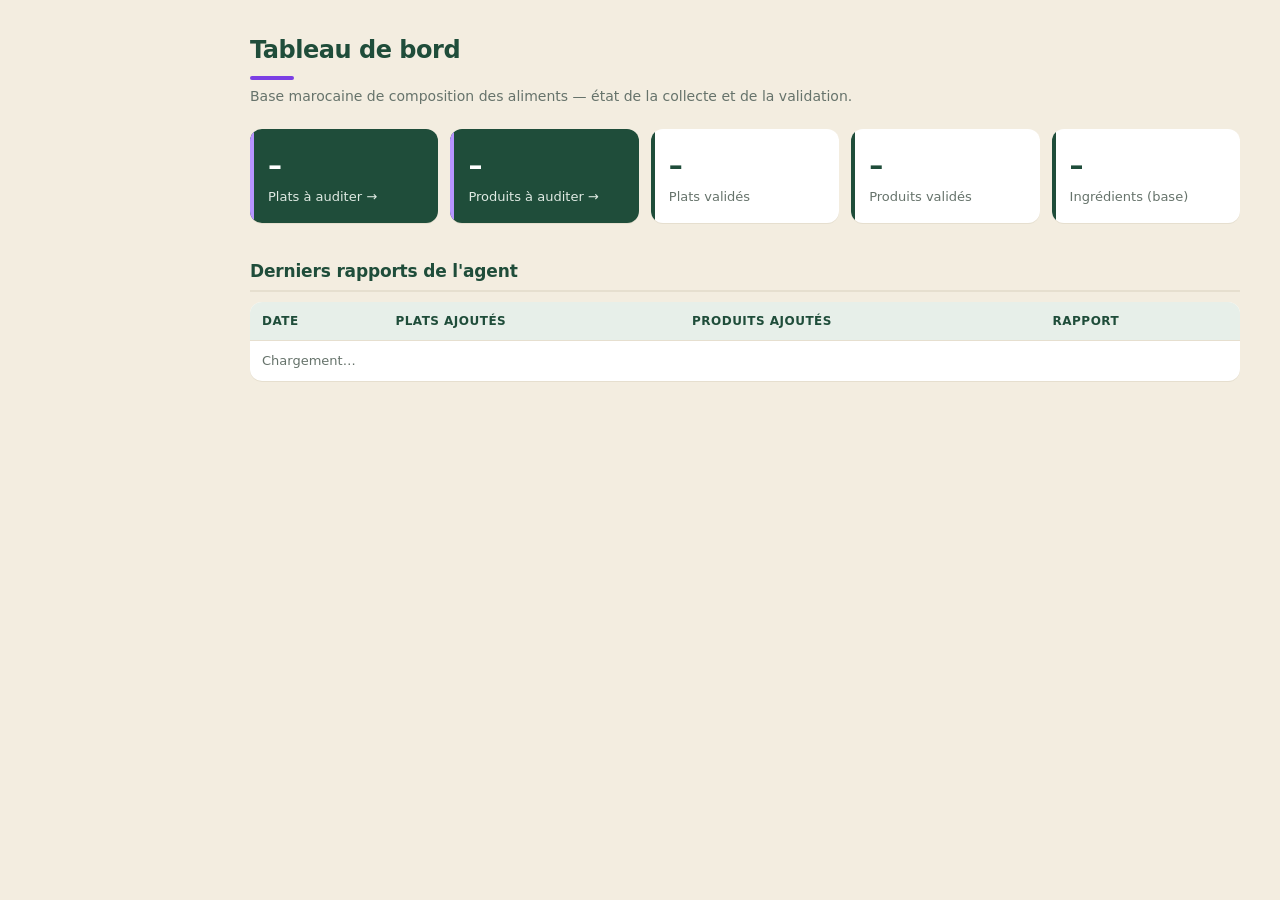
<file: site/index.html>
<!doctype html>
<html lang="fr">
<head>
  <meta charset="utf-8">
  <meta name="viewport" content="width=device-width, initial-scale=1">
  <title>NutriX Data — Tableau de bord</title>
  <link rel="stylesheet" href="style.css">
  <script src="config.js"></script>
</head>
<body>
  <div id="login" class="login" hidden>
    <h1>Connexion</h1>
    <form id="login-form">
      <label for="email">Email</label>
      <input id="email" type="email" required autocomplete="username">
      <label for="password">Mot de passe</label>
      <input id="password" type="password" required autocomplete="current-password">
      <p><button class="primary" type="submit" style="width:100%;margin-top:16px">Se connecter</button></p>
      <p id="login-error" class="notice" hidden></p>
    </form>
  </div>

  <div id="app" class="layout" hidden>
    <div id="side"></div>
    <main>
      <h1>Tableau de bord</h1>
      <p class="lead">Base marocaine de composition des aliments — état de la collecte et de la validation.</p>
      <div class="cards">
        <a class="card hl" href="a-valider.html"><div class="n" id="c-attente">–</div><div class="l">Plats à auditer →</div></a>
        <a class="card hl" href="a-valider.html?tab=product"><div class="n" id="c-p-attente">–</div><div class="l">Produits à auditer →</div></a>
        <a class="card" href="valides.html"><div class="n" id="c-valides">–</div><div class="l">Plats validés</div></a>
        <a class="card" href="produits.html"><div class="n" id="c-produits">–</div><div class="l">Produits validés</div></a>
        <div class="card"><div class="n" id="c-ingr">–</div><div class="l">Ingrédients (base)</div></div>
      </div>
      <h2 class="sec" style="margin-top:0">Derniers rapports de l'agent</h2>
      <table>
        <thead><tr><th>Date</th><th>Plats ajoutés</th><th>Produits ajoutés</th><th>Rapport</th></tr></thead>
        <tbody id="runs"><tr><td colspan="4" class="muted">Chargement…</td></tr></tbody>
      </table>
    </main>
  </div>

  <script type="module">
    import { sb, esc, requireTeamMember, nav, wireLogout } from "./app.js";

    async function count(table, filter) {
      let q = sb.from(table).select("*", { count: "exact", head: true });
      if (filter) q = filter(q);
      const { count: n, error } = await q;
      if (error) throw error;
      return n ?? 0;
    }

    async function loadDashboard(member) {
      document.getElementById("side").outerHTML = nav("index.html");
      wireLogout();
      document.getElementById("app").hidden = false;

      const [valides, attente, ingr, produits, pAttente] = await Promise.all([
        count("dishes", (q) => q.eq("status", "valide")),
        count("dishes", (q) => q.in("status", ["a_valider", "verifie"])),
        count("ingredients"),
        count("products", (q) => q.eq("status", "valide")),
        count("products", (q) => q.in("status", ["a_valider", "verifie"])),
      ]);
      document.getElementById("c-p-attente").textContent = pAttente;
      document.getElementById("c-valides").textContent = valides;
      document.getElementById("c-attente").textContent = attente;
      document.getElementById("c-ingr").textContent = ingr;
      document.getElementById("c-produits").textContent = produits;

      const { data: runs } = await sb.from("agent_runs")
        .select("started_at, dishes_added, products_added, report, errors")
        .order("started_at", { ascending: false }).limit(10);
      const tbody = document.getElementById("runs");
      tbody.innerHTML = (runs && runs.length) ? runs.map((r) => `
        <tr>
          <td>${esc(new Date(r.started_at).toLocaleString("fr-FR"))}</td>
          <td>${r.dishes_added}</td>
          <td>${r.products_added}</td>
          <td>${(r.report || "").length > 160 ? `<details><summary style="font-weight:400">${esc(r.report.slice(0, 140))}…</summary>${esc(r.report)}</details>` : esc(r.report || "")}${r.errors ? `<br><span class="tag warn">Erreurs</span> ${esc(r.errors)}` : ""}</td>
        </tr>`).join("")
        : `<tr><td colspan="4" class="muted">Aucun rapport pour l'instant.</td></tr>`;
    }

    async function boot() {
      const member = await requireTeamMember();
      if (member) {
        try { await loadDashboard(member); }
        catch (err) {
          document.getElementById("runs").innerHTML =
            `<tr><td colspan="4" class="notice">Erreur : ${esc(err.message || err)}</td></tr>`;
        }
        return;
      }
      if (document.getElementById("login")) showLogin();
    }

    function showLogin() {
      document.getElementById("login").hidden = false;
      document.getElementById("login-form").addEventListener("submit", async (e) => {
        e.preventDefault();
        const { error } = await sb.auth.signInWithPassword({
          email: document.getElementById("email").value.trim(),
          password: document.getElementById("password").value,
        });
        const box = document.getElementById("login-error");
        if (error) { box.hidden = false; box.textContent = "Email ou mot de passe incorrect."; return; }
        location.reload();
      });
    }

    boot();
  </script>
</body>
</html>
</file>
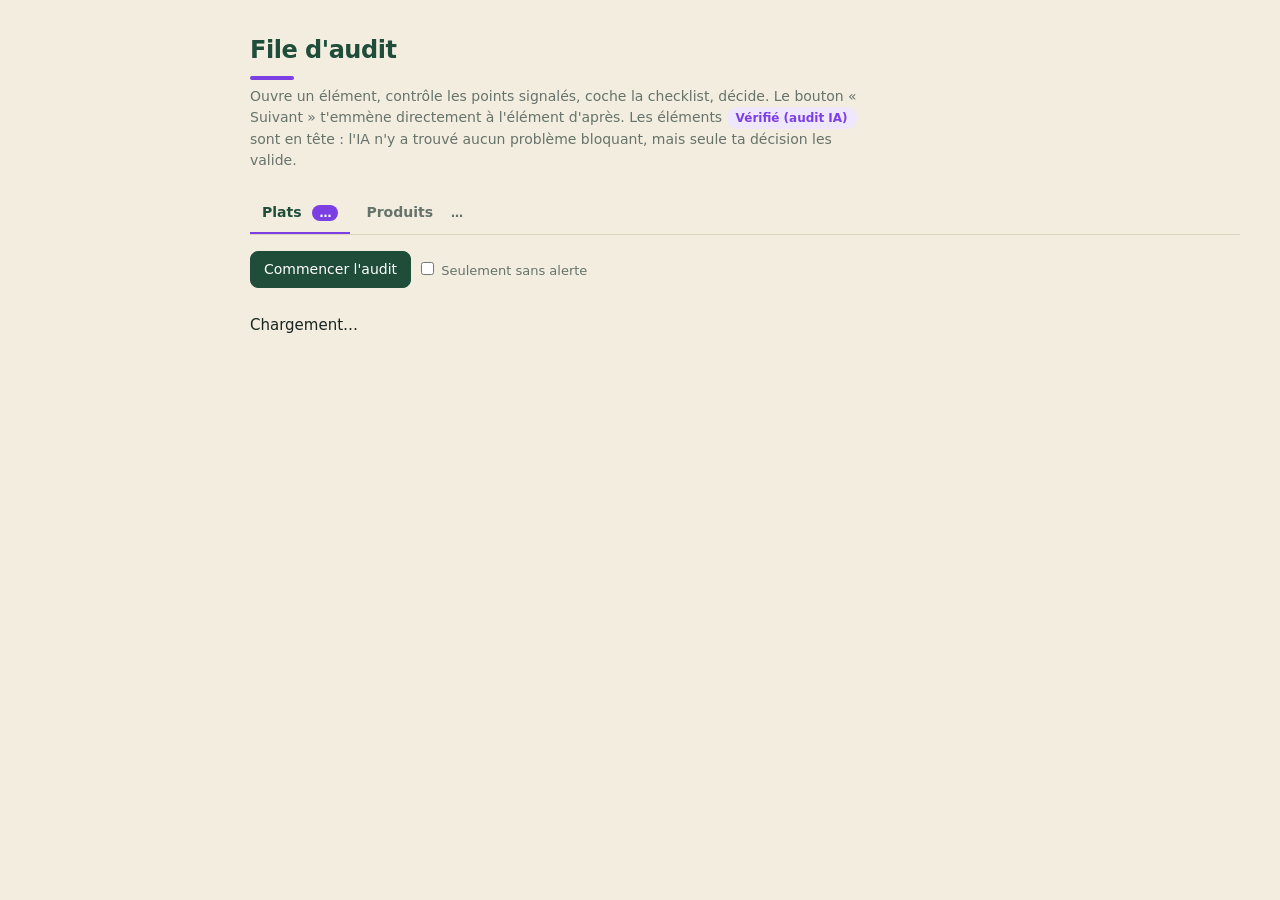
<file: site/a-valider.html>
<!doctype html>
<html lang="fr">
<head>
  <meta charset="utf-8">
  <meta name="viewport" content="width=device-width, initial-scale=1">
  <title>NutriX Data — À valider</title>
  <link rel="stylesheet" href="style.css">
  <script src="config.js"></script>
</head>
<body>
  <div id="app" class="layout" hidden>
    <div id="side"></div>
    <main>
      <h1>File d'audit</h1>
      <p class="lead">Ouvre un élément, contrôle les points signalés, coche la checklist, décide. Le bouton « Suivant » t'emmène directement à l'élément d'après.
        Les éléments <span class="st st-ver">Vérifié (audit IA)</span> sont en tête : l'IA n'y a trouvé aucun problème bloquant, mais seule ta décision les valide.</p>

      <div class="qtabs" role="tablist">
        <button type="button" data-tab="dish" class="on">Plats <span id="n-dish">…</span></button>
        <button type="button" data-tab="product">Produits <span id="n-product">…</span></button>
      </div>

      <div class="actions" style="margin-bottom:10px">
        <button type="button" class="primary" id="start">Commencer l'audit</button>
        <label class="muted"><input type="checkbox" id="only-clean"> Seulement sans alerte</label>
      </div>
      <div id="cats" class="catbar"></div>
      <div id="list">Chargement…</div>
    </main>
  </div>

  <script type="module">
    import { sb, esc, requireTeamMember, nav, wireLogout, loadCategories, categoryName, renderCategoryBar, matchCategory,
      statusBadge, levelBadge, nutriBadge, novaBadge, ratingBadge } from "./app.js";
    import { productChecks } from "./audit.js";

    let tab = "dish";
    let cats = { dish: [], product: [] };
    const data = { dish: [], product: [] };
    const state = { dish: { cat: "" }, product: { cat: "" } };
    const groups = {};

    const num = (x) => (x === null || x === undefined || x === "" || isNaN(Number(x))) ? null : Number(x);
    const img = (url, alt) => /^https:\/\//.test(url || "") ? `<img src="${esc(url)}" alt="${esc(alt)}" loading="lazy">` : `<span class="noimg" title="pas d'image"></span>`;

    // Alertes visibles d'un coup d'œil (aide à l'audit, pas une décision)
    function dishFlags(d) {
      const f = [];
      const rec = (d.recipes || []).slice().sort((a, b) => b.version - a.version)[0];
      const nSrc = (rec?.sources || []).filter((s) => /^https?:\/\//.test(s.url || "")).length;
      if (nSrc < 3) f.push(nSrc ? `${nSrc} source(s) sur 3 min.` : "Aucune source");
      if (num(d.atwater_gap_pct) > 10) f.push(`Écart Atwater ${num(d.atwater_gap_pct).toFixed(1)} %`);
      if (num(d.tmca_gap_pct) > 15) f.push(`Écart TMCA ${num(d.tmca_gap_pct).toFixed(1)} %`);
      if (num(d.n_unlinked) > 0) f.push(`${d.n_unlinked} ingrédient(s) non relié(s)`);
      if (num(d.n_method_missing) > 0) f.push(`${d.n_method_missing} cuisson(s) non précisée(s)`);
      if (d.weight_basis === "non_mesure") f.push("Poids cuit non sourcé");
      if (num(d.worst_source_level) >= 4) f.push("Source faible (S4–S5)");
      if (!d.portion_g) f.push("Portion manquante");
      if (!/^https:\/\//.test(d.image_url || "")) f.push("Pas d'image");
      return f;
    }
    function productFlags(p) {
      const f = productChecks(p).filter(([ok]) => !ok).map(([, t]) => t);
      if (p.values_source === "photo_etiquette_ia") f.push("Valeurs lues par l'IA");
      if (p.nova_source === "estimation_ia") f.push("NOVA estimé par l'IA");
      if (p.scores_source === "calcul") f.push("Nutri-Score calculé");
      return f;
    }

    async function loadDishes() {
      const { data: rows, error } = await sb.from("dish_nutrition").select("*").in("status", ["a_valider", "verifie"]);
      if (error) throw error;
      const ids = rows.map((d) => d.dish_id);
      const { data: extra, error: e2 } = ids.length ? await sb.from("dishes")
        .select("id, name_ar, name_darija, category, region, confidence, image_url, group_id, variant_label, audit_score, portion_g, recipes(sources, version)")
        .in("id", ids) : { data: [] };
      if (e2) throw e2;
      const byId = Object.fromEntries((extra || []).map((x) => [x.id, x]));
      data.dish = rows.map((d) => ({ ...byId[d.dish_id], ...d, portion_g: d.portion_g ?? byId[d.dish_id]?.portion_g }));
      const gids = [...new Set(data.dish.map((d) => d.group_id).filter(Boolean))];
      if (gids.length) {
        const { data: g } = await sb.from("dish_groups").select("id, name_fr").in("id", gids);
        (g || []).forEach((x) => { groups[x.id] = x.name_fr; });
      }
      data.dish.forEach((d) => { d._id = d.dish_id; d._flags = dishFlags(d); });
    }

    async function loadProducts() {
      const { data: rows, error } = await sb.from("products")
        .select("id, name, brand, barcode, category, status, source_level, image_url, energy_kcal, fat_g, sat_fat_g, carbs_g, sugars_g, fiber_g, protein_g, salt_g, nutriscore_grade, nutriscore_score, nova_group, scores_source, nova_source, values_source, rating, audit_score")
        .in("status", ["a_valider", "verifie"]);
      if (error) throw error;
      data.product = rows.map((p) => ({ ...p, _id: p.id, _flags: productFlags(p) }));
    }

    // Tri : vérifié par l'IA d'abord, puis le moins d'alertes, puis par nom
    const sorted = (list, name) => list.slice().sort((a, b) =>
      (b.status === "verifie") - (a.status === "verifie") || a._flags.length - b._flags.length || String(name(a)).localeCompare(String(name(b)), "fr"));

    function visible() {
      const only = document.getElementById("only-clean").checked;
      const name = tab === "dish" ? (d) => d.name_fr : (p) => p.name;
      return sorted(data[tab].filter((x) => matchCategory(state[tab], x.category) && (!only || !x._flags.length)), name);
    }

    function render() {
      document.getElementById("n-dish").textContent = data.dish.length;
      document.getElementById("n-product").textContent = data.product.length;
      document.querySelectorAll(".qtabs button").forEach((b) => b.classList.toggle("on", b.dataset.tab === tab));
      renderCategoryBar(document.getElementById("cats"), cats[tab], data[tab], (x) => x.category, state[tab], render);
      const list = visible();
      const box = document.getElementById("list");
      document.getElementById("start").disabled = !list.length;
      if (!list.length) { box.innerHTML = `<p class="muted">Rien à auditer ici. Bravo.</p>`; return; }
      box.innerHTML = list.map(tab === "dish" ? dishItem : productItem).join("");
    }

    function chips(flags) {
      return flags.length
        ? flags.slice(0, 4).map((t) => `<span class="tag warn">${esc(t)}</span>`).join("") + (flags.length > 4 ? `<span class="tag warn">+${flags.length - 4}</span>` : "")
        : `<span class="tag ok">Aucune alerte</span>`;
    }

    function dishItem(d) {
      const sub = [groups[d.group_id] && d.variant_label ? `${groups[d.group_id]} · ${d.variant_label}` : "", d.name_darija, categoryName(cats.dish, d.category), d.region].filter(Boolean).filter((v, i, arr) => arr.indexOf(v) === i).map(esc).join(" · ");
      return `<div class="qitem ${d.status === "verifie" ? "is-ver" : d._flags.length ? "is-warn" : "is-clean"}">
        ${img(d.image_url, d.name_fr)}
        <div>
          <div class="t">${esc(d.name_fr)} ${statusBadge(d.status, d.worst_source_level)}</div>
          <div class="sub">${sub}</div>
          <div class="chips">${chips(d._flags)}</div>
          <details><summary>Valeurs et scores</summary>
            <div class="sub">${d.energy_kcal_100g ?? "–"} kcal · P ${d.protein_g_100g ?? "–"} · G ${d.carbs_g_100g ?? "–"} · L ${d.fat_g_100g ?? "–"} g / 100 g · ${d.n_ingredients ?? "?"} ingrédients</div>
            <div class="scores">${levelBadge(d.worst_source_level)} ${ratingBadge(d.rating)} ${nutriBadge(d.nutriscore_grade, d.nutriscore_score ?? "")} ${novaBadge(d.nova_group)}${d.audit_score != null ? ` <span class="audit">Audit IA ${d.audit_score}<small>/100</small></span>` : ""}</div>
          </details>
        </div>
        <div class="actions">
          <a href="modifier.html?plat=${d.dish_id}"><button type="button">Modifier</button></a>
          <button type="button" class="primary" data-open="${d.dish_id}">Auditer</button>
        </div></div>`;
    }

    function productItem(p) {
      return `<div class="qitem ${p.status === "verifie" ? "is-ver" : p._flags.length ? "is-warn" : "is-clean"}">
        ${img(p.image_url, p.name)}
        <div>
          <div class="t">${esc(p.name)} ${statusBadge(p.status, p.source_level)}</div>
          <div class="sub">${[p.brand, p.barcode, categoryName(cats.product, p.category)].filter(Boolean).map(esc).join(" · ")}</div>
          <div class="chips">${chips(p._flags)}</div>
          <details><summary>Valeurs et scores</summary>
            <div class="sub">${p.energy_kcal ?? "–"} kcal · sucres ${p.sugars_g ?? "–"} g · sel ${p.salt_g ?? "–"} g / 100 g</div>
            <div class="scores">${levelBadge(p.source_level)} ${ratingBadge(p.rating)} ${nutriBadge(p.nutriscore_grade, p.nutriscore_score ?? "")} ${novaBadge(p.nova_group)}${p.audit_score != null ? ` <span class="audit">Audit IA ${p.audit_score}<small>/100</small></span>` : ""}</div>
          </details>
        </div>
        <div class="actions">
          <a href="modifier.html?produit=${p.id}"><button type="button">Modifier</button></a>
          <button type="button" class="primary" data-open="${p.id}">Auditer</button>
        </div></div>`;
    }

    // La file (ordre affiché) est gardée pour le bouton « Suivant » de la fiche
    function openItem(id) {
      const queue = visible().map((x) => x._id);
      sessionStorage.setItem("nxQueue", JSON.stringify({ kind: tab, ids: queue }));
      location.href = `fiche.html?${tab === "dish" ? "plat" : "produit"}=${id}#audit`;
    }

    document.querySelector("main").addEventListener("click", (e) => {
      const t = e.target.closest("button[data-tab]");
      if (t) { tab = t.dataset.tab; render(); return; }
      const o = e.target.closest("button[data-open]");
      if (o) openItem(Number(o.dataset.open));
    });
    document.getElementById("start").onclick = () => { const first = visible()[0]; if (first) openItem(first._id); };
    document.getElementById("only-clean").onchange = render;

    (async () => {
      const member = await requireTeamMember();
      if (!member) return;
      if (member.role === "agent") { document.body.innerHTML = "<p class='notice'>Le compte agent ne valide pas les données.</p>"; return; }
      document.getElementById("side").outerHTML = nav("a-valider.html");
      wireLogout();
      document.getElementById("app").hidden = false;
      if (new URLSearchParams(location.search).get("tab") === "product") tab = "product";
      try {
        const [dc, pc] = await Promise.all([loadCategories("dish"), loadCategories("product"), loadDishes(), loadProducts()]);
        cats = { dish: dc, product: pc };
        render();
      } catch (err) {
        document.getElementById("list").innerHTML = `<p class="notice">Erreur : ${esc(err.message || err)}</p>`;
      }
    })();
  </script>
</body>
</html>
</file>
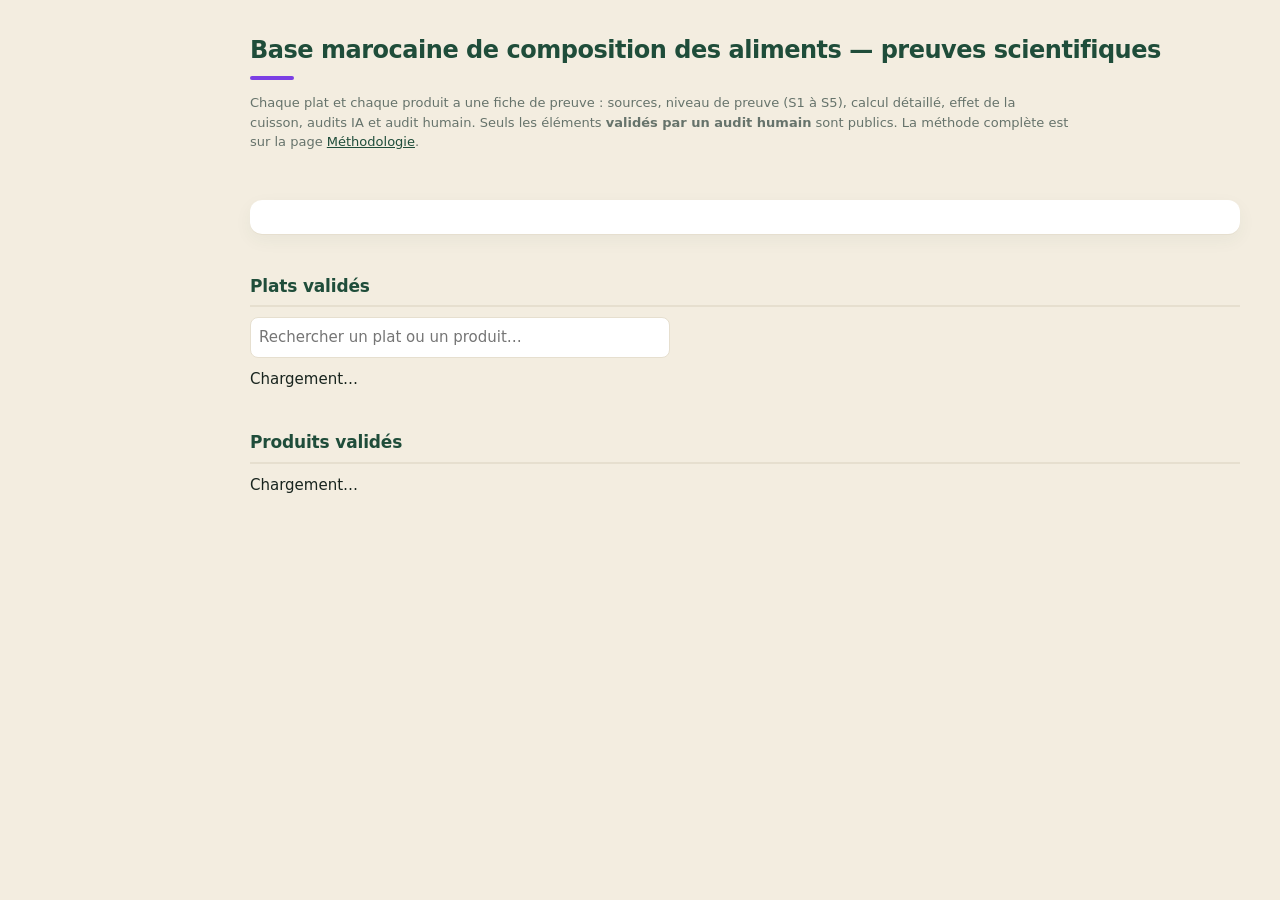
<file: site/jury.html>
<!doctype html>
<html lang="fr">
<head>
  <meta charset="utf-8">
  <meta name="viewport" content="width=device-width, initial-scale=1">
  <title>NutriX Data — Preuves scientifiques</title>
  <link rel="stylesheet" href="style.css">
  <script src="config.js"></script>
</head>
<body>
  <div class="layout">
    <div id="side"></div>
    <main>
      <h1>Base marocaine de composition des aliments — preuves scientifiques</h1>
      <p class="muted" style="max-width:820px">Chaque plat et chaque produit a une fiche de preuve : sources, niveau de preuve (S1 à S5), calcul détaillé,
        effet de la cuisson, audits IA et audit humain. Seuls les éléments <b>validés par un audit humain</b> sont publics.
        La méthode complète est sur la page <a href="methodologie.html">Méthodologie</a>.</p>

      <div class="cards" id="stats"></div>
      <div class="panel" id="levels"></div>

      <h2 class="sec">Plats validés</h2>
      <input id="q" placeholder="Rechercher un plat ou un produit…" style="width:100%;max-width:420px;padding:8px;border:1px solid var(--line);border-radius:8px;font:inherit;margin-bottom:10px">
      <div id="dishes" class="tblwrap">Chargement…</div>

      <h2 class="sec">Produits validés</h2>
      <div id="products" class="tblwrap">Chargement…</div>
    </main>
  </div>

  <script type="module">
    import { sb, esc, nav, publicNav, wireLogout, optionalMember, nutriBadge, novaBadge, ratingBadge, levelBadge, statusBadge, LEVELS } from "./app.js";

    let dishes = [], products = [];
    const fdate = (s) => s ? new Date(s).toLocaleDateString("fr-FR") : "–";
    const basis = { pese: "pesé", source: "sourcé", non_mesure: "non mesuré" };

    function render() {
      const q = document.getElementById("q").value.trim().toLowerCase();
      const dl = dishes.filter((d) => !q || (d.name_fr + " " + (d.name_darija || "")).toLowerCase().includes(q));
      const pl = products.filter((p) => !q || (p.name + " " + (p.brand || "") + " " + p.barcode).toLowerCase().includes(q));
      document.getElementById("dishes").innerHTML = dl.length ? `<table><thead><tr><th>Plat</th><th>Statut</th><th>Niveau</th><th>kcal/100 g</th><th>Scores</th><th>Poids cuit</th><th>Preuves</th><th>Validé</th><th></th></tr></thead><tbody>
        ${dl.map((d) => `<tr><td><b>${esc(d.name_fr)}</b><br><span class="muted">${esc(d.name_darija || "")}</span></td>
          <td>${statusBadge(d.status, d.worst_source_level)}</td><td>${levelBadge(d.worst_source_level)}</td><td>${d.energy_kcal_100g ?? "–"}</td>
          <td><div class="scores">${ratingBadge(d.rating)} ${nutriBadge(d.nutriscore_grade)} ${novaBadge(d.nova_group)}</div></td>
          <td>${esc(basis[d.weight_basis] || "–")}</td><td>${d.n_ev}</td><td>${fdate(d.validated_at)}</td>
          <td><a href="fiche.html?plat=${d.dish_id}"><button class="primary">Fiche</button></a></td></tr>`).join("")}</tbody></table>`
        : `<p class="muted">Aucun plat validé${q ? " pour cette recherche" : ""}.</p>`;
      document.getElementById("products").innerHTML = pl.length ? `<table><thead><tr><th>Produit</th><th>Statut</th><th>Niveau</th><th>kcal/100 g</th><th>Scores</th><th>Preuves</th><th>Validé</th><th></th></tr></thead><tbody>
        ${pl.map((p) => `<tr><td><b>${esc(p.name)}</b><br><span class="muted">${esc(p.brand || "")} · ${esc(p.barcode)}</span></td>
          <td>${statusBadge(p.status, p.source_level)}</td><td>${levelBadge(p.source_level)}</td><td>${p.energy_kcal ?? "–"}</td>
          <td><div class="scores">${ratingBadge(p.rating)} ${nutriBadge(p.nutriscore_grade)} ${novaBadge(p.nova_group)}</div></td>
          <td>${p.n_ev}</td><td>${fdate(p.validated_at)}</td>
          <td><a href="fiche.html?produit=${p.id}"><button class="primary">Fiche</button></a></td></tr>`).join("")}</tbody></table>`
        : `<p class="muted">Aucun produit validé${q ? " pour cette recherche" : ""} : les produits passent par la double saisie et l'audit humain avant d'être publiés.</p>`;
    }

    (async () => {
      const member = await optionalMember();
      document.getElementById("side").outerHTML = member ? nav("jury.html") : publicNav("jury.html");
      if (member) wireLogout();

      const [st, dn, dd, pr, ev] = await Promise.all([
        sb.rpc("public_stats"),
        sb.from("dish_nutrition").select("dish_id, name_fr, status, energy_kcal_100g, rating, nutriscore_grade, nova_group, weight_basis, worst_source_level").eq("status", "valide"),
        sb.from("dishes").select("id, name_darija, validated_at").eq("status", "valide"),
        sb.from("products").select("id, name, brand, barcode, status, source_level, energy_kcal, rating, nutriscore_grade, nova_group, validated_at").eq("status", "valide").order("name"),
        sb.from("evidence").select("entity_kind, entity_id"),
      ]);
      const evCount = {};
      (ev.data || []).forEach((e) => { const k = e.entity_kind + e.entity_id; evCount[k] = (evCount[k] || 0) + 1; });
      const extra = Object.fromEntries((dd.data || []).map((x) => [x.id, x]));
      dishes = (dn.data || []).map((d) => ({ ...d, ...(extra[d.dish_id] || {}), n_ev: evCount["dish" + d.dish_id] || 0 })).sort((a, b) => a.name_fr.localeCompare(b.name_fr));
      products = (pr.data || []).map((p) => ({ ...p, n_ev: evCount["product" + p.id] || 0 }));

      const s = st.data || {};
      const sum = (o) => Object.values(o || {}).reduce((a, b) => a + b, 0);
      document.getElementById("stats").innerHTML = [
        [s.dishes?.valide || 0, `Plats validés (sur ${sum(s.dishes)})`],
        [s.products?.valide || 0, `Produits validés (sur ${sum(s.products)})`],
        [s.ingredients || 0, "Ingrédients (tables officielles)"],
        [s.evidence || 0, "Preuves enregistrées"],
        [s.human_audits || 0, "Audits humains"],
        [s.ai_audits || 0, "Audits IA"],
        [s.weighings || 0, "Pesées expérimentales"],
      ].map(([n, l]) => `<div class="card"><div class="n">${n}</div><div class="l">${l}</div></div>`).join("");
      const lv = (o) => Object.entries(LEVELS).map(([k, [c]]) => `${levelBadge(k)} ${o?.[k] || 0}`).join(" &nbsp; ");
      document.getElementById("levels").innerHTML = `<b>Niveaux de preuve</b>
        <p class="muted" style="margin:4px 0 8px">${Object.entries(LEVELS).map(([k, [c, n]]) => `${c} = ${esc(n)}`).join(" · ")}</p>
        <div>Ingrédients : ${lv(s.ingredients_by_level)}</div><div style="margin-top:6px">Produits : ${lv(s.products_by_level)}</div>`;
      render();
      document.getElementById("q").oninput = render;
    })();
  </script>
</body>
</html>
</file>
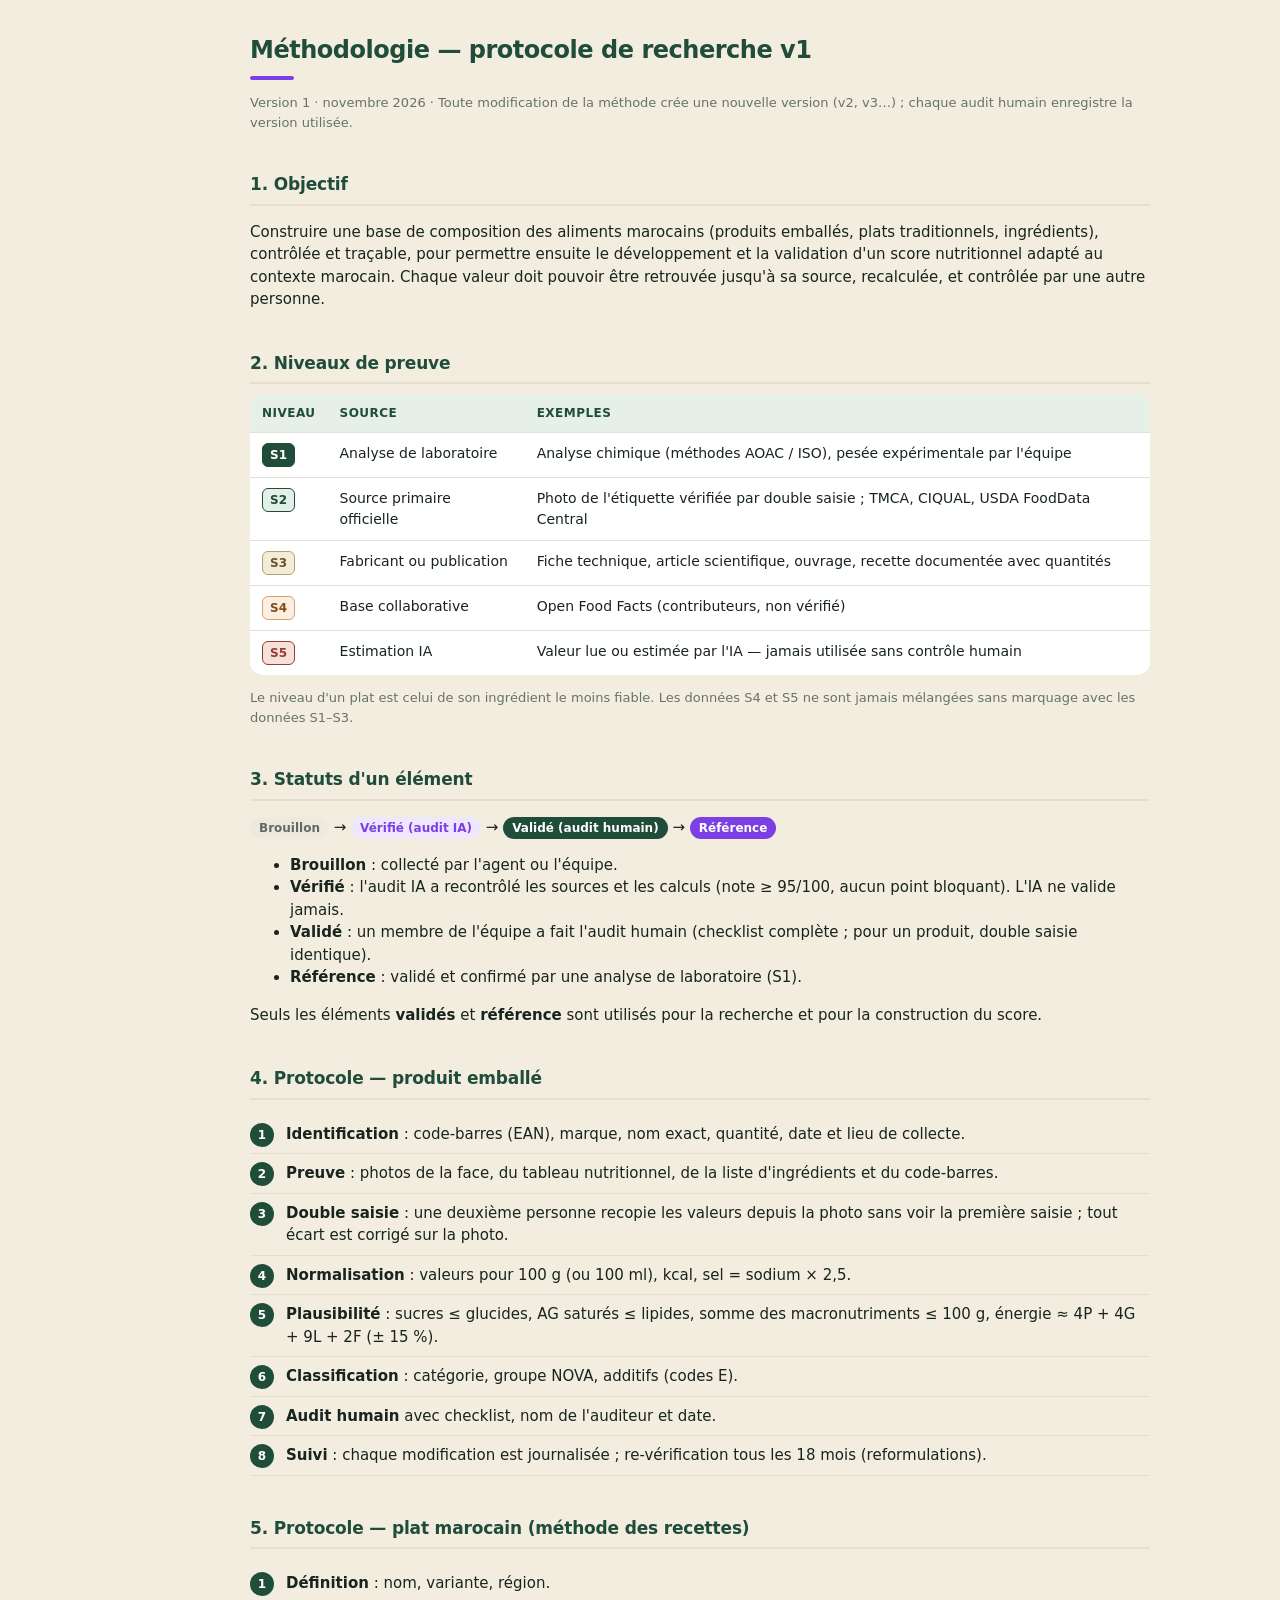
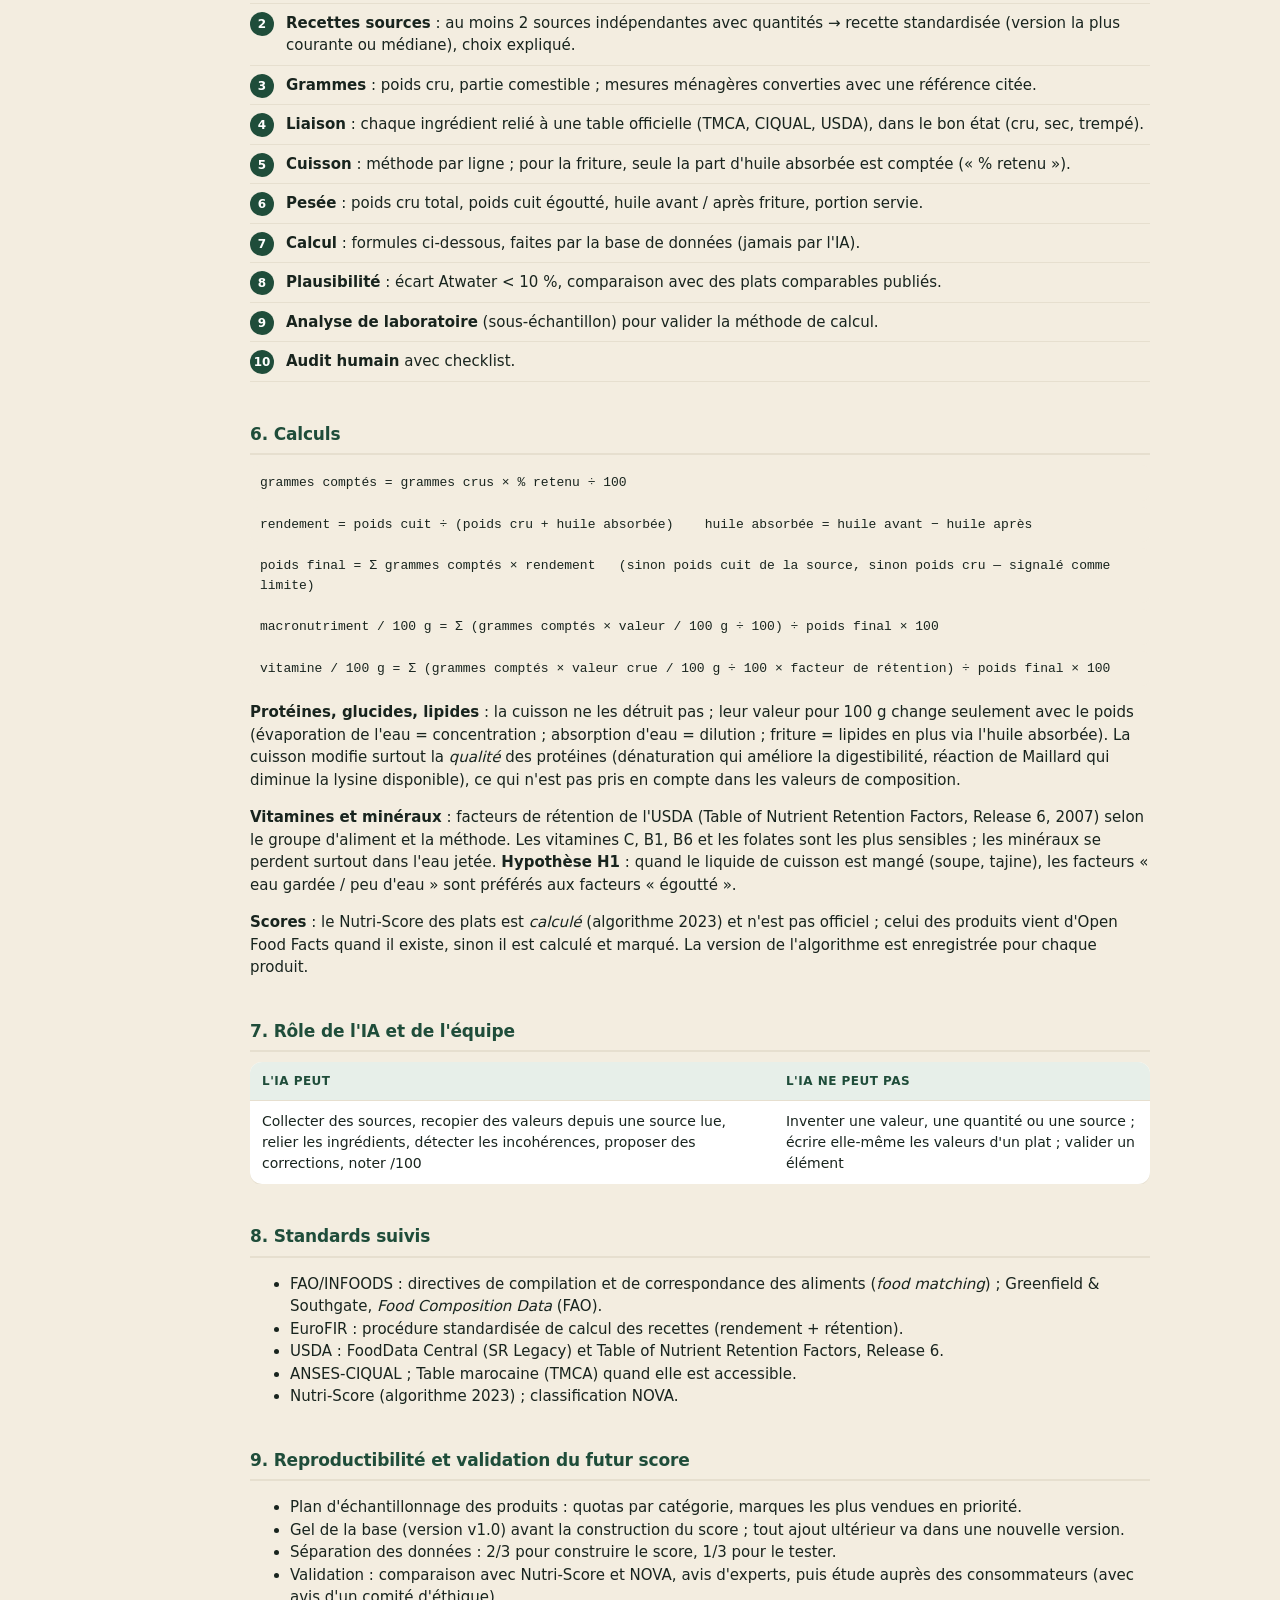
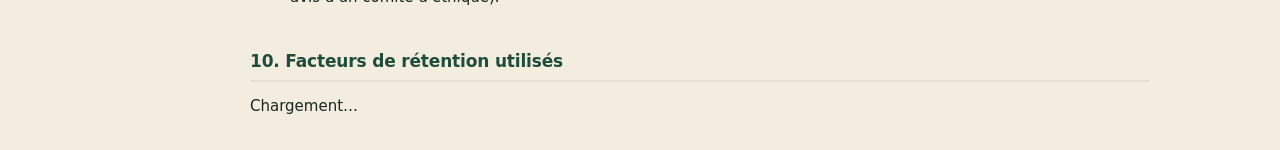
<file: site/methodologie.html>
<!doctype html>
<html lang="fr">
<head>
  <meta charset="utf-8">
  <meta name="viewport" content="width=device-width, initial-scale=1">
  <title>NutriX Data — Méthodologie (protocole v1)</title>
  <link rel="stylesheet" href="style.css">
  <script src="config.js"></script>
</head>
<body>
  <div class="layout">
    <div id="side"></div>
    <main style="max-width:980px">
      <h1>Méthodologie — protocole de recherche v1</h1>
      <p class="muted">Version 1 · novembre 2026 · Toute modification de la méthode crée une nouvelle version (v2, v3…) ; chaque audit humain enregistre la version utilisée.</p>

      <h2 class="sec">1. Objectif</h2>
      <p>Construire une base de composition des aliments marocains (produits emballés, plats traditionnels, ingrédients), contrôlée et traçable,
        pour permettre ensuite le développement et la validation d'un score nutritionnel adapté au contexte marocain.
        Chaque valeur doit pouvoir être retrouvée jusqu'à sa source, recalculée, et contrôlée par une autre personne.</p>

      <h2 class="sec">2. Niveaux de preuve</h2>
      <div class="tblwrap"><table><thead><tr><th>Niveau</th><th>Source</th><th>Exemples</th></tr></thead><tbody>
        <tr><td><span class="lvl lvl-1">S1</span></td><td>Analyse de laboratoire</td><td>Analyse chimique (méthodes AOAC / ISO), pesée expérimentale par l'équipe</td></tr>
        <tr><td><span class="lvl lvl-2">S2</span></td><td>Source primaire officielle</td><td>Photo de l'étiquette vérifiée par double saisie ; TMCA, CIQUAL, USDA FoodData Central</td></tr>
        <tr><td><span class="lvl lvl-3">S3</span></td><td>Fabricant ou publication</td><td>Fiche technique, article scientifique, ouvrage, recette documentée avec quantités</td></tr>
        <tr><td><span class="lvl lvl-4">S4</span></td><td>Base collaborative</td><td>Open Food Facts (contributeurs, non vérifié)</td></tr>
        <tr><td><span class="lvl lvl-5">S5</span></td><td>Estimation IA</td><td>Valeur lue ou estimée par l'IA — jamais utilisée sans contrôle humain</td></tr>
      </tbody></table></div>
      <p class="muted">Le niveau d'un plat est celui de son ingrédient le moins fiable. Les données S4 et S5 ne sont jamais mélangées sans marquage avec les données S1–S3.</p>

      <h2 class="sec">3. Statuts d'un élément</h2>
      <p><span class="st st-draft">Brouillon</span> → <span class="st st-ver">Vérifié (audit IA)</span> → <span class="st st-val">Validé (audit humain)</span> → <span class="st st-ref">Référence</span></p>
      <ul>
        <li><b>Brouillon</b> : collecté par l'agent ou l'équipe.</li>
        <li><b>Vérifié</b> : l'audit IA a recontrôlé les sources et les calculs (note ≥ 95/100, aucun point bloquant). L'IA ne valide jamais.</li>
        <li><b>Validé</b> : un membre de l'équipe a fait l'audit humain (checklist complète ; pour un produit, double saisie identique).</li>
        <li><b>Référence</b> : validé et confirmé par une analyse de laboratoire (S1).</li>
      </ul>
      <p>Seuls les éléments <b>validés</b> et <b>référence</b> sont utilisés pour la recherche et pour la construction du score.</p>

      <h2 class="sec">4. Protocole — produit emballé</h2>
      <ol class="steps">
        <li><b>Identification</b> : code-barres (EAN), marque, nom exact, quantité, date et lieu de collecte.</li>
        <li><b>Preuve</b> : photos de la face, du tableau nutritionnel, de la liste d'ingrédients et du code-barres.</li>
        <li><b>Double saisie</b> : une deuxième personne recopie les valeurs depuis la photo sans voir la première saisie ; tout écart est corrigé sur la photo.</li>
        <li><b>Normalisation</b> : valeurs pour 100 g (ou 100 ml), kcal, sel = sodium × 2,5.</li>
        <li><b>Plausibilité</b> : sucres ≤ glucides, AG saturés ≤ lipides, somme des macronutriments ≤ 100 g, énergie ≈ 4P + 4G + 9L + 2F (± 15 %).</li>
        <li><b>Classification</b> : catégorie, groupe NOVA, additifs (codes E).</li>
        <li><b>Audit humain</b> avec checklist, nom de l'auditeur et date.</li>
        <li><b>Suivi</b> : chaque modification est journalisée ; re-vérification tous les 18 mois (reformulations).</li>
      </ol>

      <h2 class="sec">5. Protocole — plat marocain (méthode des recettes)</h2>
      <ol class="steps">
        <li><b>Définition</b> : nom, variante, région.</li>
        <li><b>Recettes sources</b> : au moins 2 sources indépendantes avec quantités → recette standardisée (version la plus courante ou médiane), choix expliqué.</li>
        <li><b>Grammes</b> : poids cru, partie comestible ; mesures ménagères converties avec une référence citée.</li>
        <li><b>Liaison</b> : chaque ingrédient relié à une table officielle (TMCA, CIQUAL, USDA), dans le bon état (cru, sec, trempé).</li>
        <li><b>Cuisson</b> : méthode par ligne ; pour la friture, seule la part d'huile absorbée est comptée (« % retenu »).</li>
        <li><b>Pesée</b> : poids cru total, poids cuit égoutté, huile avant / après friture, portion servie.</li>
        <li><b>Calcul</b> : formules ci-dessous, faites par la base de données (jamais par l'IA).</li>
        <li><b>Plausibilité</b> : écart Atwater &lt; 10 %, comparaison avec des plats comparables publiés.</li>
        <li><b>Analyse de laboratoire</b> (sous-échantillon) pour valider la méthode de calcul.</li>
        <li><b>Audit humain</b> avec checklist.</li>
      </ol>

      <h2 class="sec">6. Calculs</h2>
      <div class="formula">grammes comptés = grammes crus × % retenu ÷ 100</div>
      <div class="formula" style="margin-top:6px">rendement = poids cuit ÷ (poids cru + huile absorbée) &nbsp;&nbsp; huile absorbée = huile avant − huile après</div>
      <div class="formula" style="margin-top:6px">poids final = Σ grammes comptés × rendement &nbsp;&nbsp;(sinon poids cuit de la source, sinon poids cru — signalé comme limite)</div>
      <div class="formula" style="margin-top:6px">macronutriment / 100 g = Σ (grammes comptés × valeur / 100 g ÷ 100) ÷ poids final × 100</div>
      <div class="formula" style="margin-top:6px">vitamine / 100 g = Σ (grammes comptés × valeur crue / 100 g ÷ 100 × facteur de rétention) ÷ poids final × 100</div>
      <p><b>Protéines, glucides, lipides</b> : la cuisson ne les détruit pas ; leur valeur pour 100 g change seulement avec le poids
        (évaporation de l'eau = concentration ; absorption d'eau = dilution ; friture = lipides en plus via l'huile absorbée).
        La cuisson modifie surtout la <i>qualité</i> des protéines (dénaturation qui améliore la digestibilité, réaction de Maillard qui diminue la lysine disponible),
        ce qui n'est pas pris en compte dans les valeurs de composition.</p>
      <p><b>Vitamines et minéraux</b> : facteurs de rétention de l'USDA (Table of Nutrient Retention Factors, Release 6, 2007) selon le groupe d'aliment et la méthode.
        Les vitamines C, B1, B6 et les folates sont les plus sensibles ; les minéraux se perdent surtout dans l'eau jetée.
        <b>Hypothèse H1</b> : quand le liquide de cuisson est mangé (soupe, tajine), les facteurs « eau gardée / peu d'eau » sont préférés aux facteurs « égoutté ».</p>
      <p><b>Scores</b> : le Nutri-Score des plats est <i>calculé</i> (algorithme 2023) et n'est pas officiel ; celui des produits vient d'Open Food Facts quand il existe,
        sinon il est calculé et marqué. La version de l'algorithme est enregistrée pour chaque produit.</p>

      <h2 class="sec">7. Rôle de l'IA et de l'équipe</h2>
      <div class="tblwrap"><table><thead><tr><th>L'IA peut</th><th>L'IA ne peut pas</th></tr></thead><tbody>
        <tr><td>Collecter des sources, recopier des valeurs depuis une source lue, relier les ingrédients, détecter les incohérences, proposer des corrections, noter /100</td>
          <td>Inventer une valeur, une quantité ou une source ; écrire elle-même les valeurs d'un plat ; valider un élément</td></tr>
      </tbody></table></div>

      <h2 class="sec">8. Standards suivis</h2>
      <ul>
        <li>FAO/INFOODS : directives de compilation et de correspondance des aliments (<i>food matching</i>) ; Greenfield &amp; Southgate, <i>Food Composition Data</i> (FAO).</li>
        <li>EuroFIR : procédure standardisée de calcul des recettes (rendement + rétention).</li>
        <li>USDA : FoodData Central (SR Legacy) et Table of Nutrient Retention Factors, Release 6.</li>
        <li>ANSES-CIQUAL ; Table marocaine (TMCA) quand elle est accessible.</li>
        <li>Nutri-Score (algorithme 2023) ; classification NOVA.</li>
      </ul>

      <h2 class="sec">9. Reproductibilité et validation du futur score</h2>
      <ul>
        <li>Plan d'échantillonnage des produits : quotas par catégorie, marques les plus vendues en priorité.</li>
        <li>Gel de la base (version v1.0) avant la construction du score ; tout ajout ultérieur va dans une nouvelle version.</li>
        <li>Séparation des données : 2/3 pour construire le score, 1/3 pour le tester.</li>
        <li>Validation : comparaison avec Nutri-Score et NOVA, avis d'experts, puis étude auprès des consommateurs (avec avis d'un comité d'éthique).</li>
      </ul>

      <h2 class="sec">10. Facteurs de rétention utilisés</h2>
      <p class="muted" id="rf-note"></p>
      <div id="rf" class="tblwrap">Chargement…</div>
    </main>
  </div>

  <script type="module">
    import { sb, esc, nav, publicNav, wireLogout, optionalMember, methodName, RETENTION_GROUPS, MICROS } from "./app.js";
    (async () => {
      const member = await optionalMember();
      document.getElementById("side").outerHTML = member ? nav("methodologie.html") : publicNav("methodologie.html");
      if (member) wireLogout();
      const { data, error } = await sb.from("retention_factors").select("*").order("food_group").order("cooking_method");
      const box = document.getElementById("rf");
      if (error) { box.innerHTML = `<p class="notice">${esc(error.message)}</p>`; return; }
      const nuts = MICROS.filter(([k]) => data.some((r) => r.nutrient === k));
      const lines = {};
      data.forEach((r) => { (lines[r.code] ||= { ...r, v: {} }).v[r.nutrient] = r.retention_pct; });
      const list = Object.values(lines);
      const unverified = data.filter((r) => !r.verified).length;
      document.getElementById("rf-note").innerHTML = `Source : USDA Table of Nutrient Retention Factors, Release 6 (2007) —
        <a href="https://www.ars.usda.gov/Services/docs.htm?docid=9448" target="_blank" rel="noopener">page officielle</a>. Pourcentage du nutriment conservé après cuisson.
        ${unverified ? `<span class="tag warn">${unverified} valeurs transcrites, contrôle ligne par ligne sur le PDF en cours</span>` : `<span class="tag ok">toutes contrôlées</span>`}`;
      box.innerHTML = `<table><thead><tr><th>Code</th><th>Groupe</th><th>Méthode</th>${nuts.map(([, l]) => `<th>${esc(l.replace(/ \(.*\)/, ""))}</th>`).join("")}<th>Contrôlé</th></tr></thead><tbody>
        ${list.map((r) => `<tr><td title="${esc(r.line_label)}">${esc(r.code)}</td><td>${esc(RETENTION_GROUPS[r.food_group] || r.food_group)}</td><td>${esc(methodName(r.cooking_method))}</td>
          ${nuts.map(([k]) => `<td>${r.v[k] ?? "–"}</td>`).join("")}<td>${r.verified ? "✓" : "–"}</td></tr>`).join("")}</tbody></table>`;
    })();
  </script>
</body>
</html>
</file>
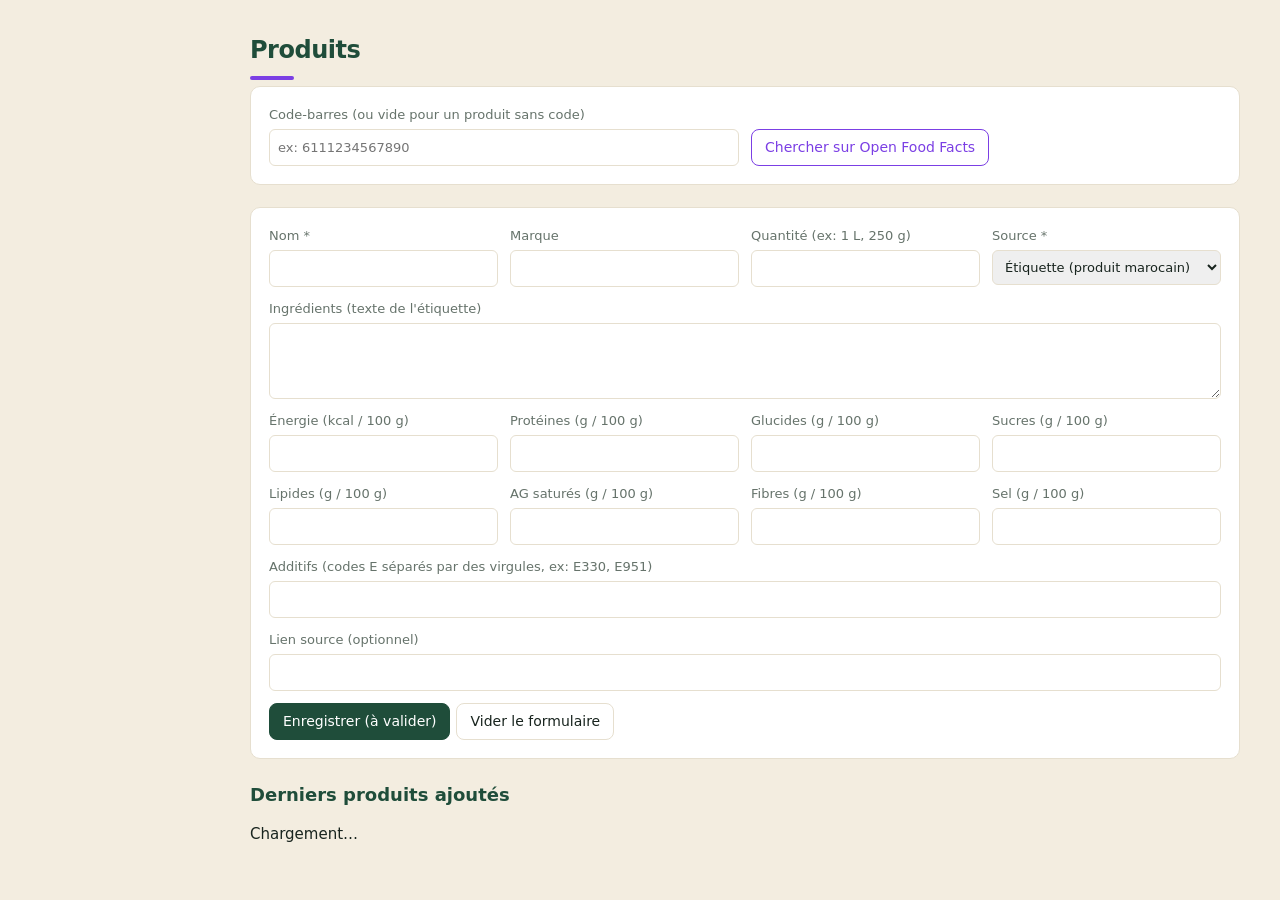
<file: site/produits.html>
<!doctype html>
<html lang="fr">
<head>
  <meta charset="utf-8">
  <meta name="viewport" content="width=device-width, initial-scale=1">
  <title>NutriX Data — Produits</title>
  <link rel="stylesheet" href="style.css">
  <script src="config.js"></script>
  <style>
    .form { display: grid; grid-template-columns: repeat(auto-fit, minmax(220px, 1fr)); gap: 12px; background: #fff; border: 1px solid var(--line); border-radius: 10px; padding: 18px; margin-bottom: 22px; }
    .form label { display: flex; flex-direction: column; font-size: 13px; color: var(--muted); gap: 4px; }
    .form input, .form select, .form textarea { font: inherit; padding: 8px; border: 1px solid var(--line); border-radius: 6px; color: var(--ink); }
    .form .wide { grid-column: 1 / -1; }
    .attrib { font-size: 12px; color: var(--muted); }
  </style>
</head>
<body>
  <div id="app" class="layout" hidden>
    <div id="side"></div>
    <main>
      <h1>Produits</h1>

      <div class="form">
        <label>Code-barres (ou vide pour un produit sans code)
          <input id="barcode" placeholder="ex: 6111234567890">
        </label>
        <div style="display:flex;align-items:end">
          <button id="off-fetch" class="accent" type="button">Chercher sur Open Food Facts</button>
        </div>
        <p id="off-msg" class="wide muted" hidden></p>
      </div>

      <form id="product-form" class="form">
        <label>Nom *<input id="name" required></label>
        <label>Marque<input id="brand"></label>
        <label>Quantité (ex: 1 L, 250 g)<input id="quantity"></label>
        <label>Source *
          <select id="source">
            <option value="etiquette">Étiquette (produit marocain)</option>
            <option value="OpenFoodFacts">Open Food Facts</option>
          </select>
        </label>
        <label class="wide">Ingrédients (texte de l'étiquette)<textarea id="ingredients_text" rows="3"></textarea></label>

        <label>Énergie (kcal / 100 g)<input id="energy_kcal" type="number" step="0.1" min="0"></label>
        <label>Protéines (g / 100 g)<input id="protein_g" type="number" step="0.01" min="0"></label>
        <label>Glucides (g / 100 g)<input id="carbs_g" type="number" step="0.01" min="0"></label>
        <label>Sucres (g / 100 g)<input id="sugars_g" type="number" step="0.01" min="0"></label>
        <label>Lipides (g / 100 g)<input id="fat_g" type="number" step="0.01" min="0"></label>
        <label>AG saturés (g / 100 g)<input id="sat_fat_g" type="number" step="0.01" min="0"></label>
        <label>Fibres (g / 100 g)<input id="fiber_g" type="number" step="0.01" min="0"></label>
        <label>Sel (g / 100 g)<input id="salt_g" type="number" step="0.001" min="0"></label>

        <label class="wide">Additifs (codes E séparés par des virgules, ex: E330, E951)
          <input id="additives">
        </label>
        <label class="wide">Lien source (optionnel)<input id="source_url" type="url"></label>

        <div class="wide actions">
          <button class="primary" type="submit">Enregistrer (à valider)</button>
          <button type="button" id="reset">Vider le formulaire</button>
          <span id="save-msg" class="muted"></span>
        </div>
        <p class="wide attrib" id="attrib" hidden>Données : Open Food Facts, licence ODbL (© les contributeurs Open Food Facts).</p>
      </form>

      <h2 style="font-size:18px;color:var(--forest)">Derniers produits ajoutés</h2>
      <div id="recent">Chargement…</div>
    </main>
  </div>

  <script type="module">
    import { sb, esc, requireTeamMember, nav, wireLogout } from "./app.js";

    const $ = (id) => document.getElementById(id);
    let member = null;
    let offTags = {};   // e_code -> nom Open Food Facts

    // ---------- Open Food Facts ----------
    async function fetchOff() {
      const code = $("barcode").value.trim();
      const msg = $("off-msg");
      msg.hidden = false;
      if (!code) { msg.textContent = "Ktb code-barres l-lowel."; return; }
      msg.textContent = "Kanqleb...";
      const url = `https://world.openfoodfacts.org/api/v2/product/${encodeURIComponent(code)}.json`
        + `?fields=code,product_name,brands,quantity,ingredients_text,image_front_url,nutriments,additives_tags`;
      try {
        const res = await fetch(url);
        const j = await res.json();
        if (j.status !== 1) { msg.textContent = "Ma l9inach had produit f Open Food Facts. Dkhlo b yddek."; return; }
        const p = j.product, n = p.nutriments || {};
        $("name").value = p.product_name || "";
        $("brand").value = p.brands || "";
        $("quantity").value = p.quantity || "";
        $("ingredients_text").value = p.ingredients_text || "";
        $("energy_kcal").value = n["energy-kcal_100g"] ?? "";
        $("protein_g").value = n["proteins_100g"] ?? "";
        $("carbs_g").value = n["carbohydrates_100g"] ?? "";
        $("sugars_g").value = n["sugars_100g"] ?? "";
        $("fat_g").value = n["fat_100g"] ?? "";
        $("sat_fat_g").value = n["saturated-fat_100g"] ?? "";
        $("fiber_g").value = n["fiber_100g"] ?? "";
        $("salt_g").value = n["salt_100g"] ?? "";
        $("source").value = "OpenFoodFacts";
        $("source_url").value = `https://world.openfoodfacts.org/product/${code}`;
        offTags = {};
        const codes = [];
        for (const tag of p.additives_tags || []) {
          const e = tag.replace(/^en:/, "").toUpperCase();
          if (/^E\d/.test(e)) { codes.push(e); offTags[e] = tag; }
        }
        $("additives").value = codes.join(", ");
        $("attrib").hidden = false;
        msg.textContent = "Ttli3at men Open Food Facts. Chouf les valeurs w sift.";
      } catch (e) {
        msg.textContent = "Ma gedrnach nwslo l Open Food Facts: " + e.message;
      }
    }

    // ---------- Enregistrement ----------
    const num = (id) => {
      const v = $(id).value.trim();
      return v === "" ? null : Number(v);
    };

    function parseCodes(text) {
      return [...new Set(
        text.split(",").map((s) => s.trim().toUpperCase()).filter((s) => /^E\d/.test(s))
      )];
    }

    async function saveProduct(e) {
      e.preventDefault();
      const msg = $("save-msg");
      let barcode = $("barcode").value.trim();
      if (!barcode) barcode = "LOCAL-" + Date.now();

      const row = {
        barcode,
        name: $("name").value.trim(),
        brand: $("brand").value.trim() || null,
        quantity: $("quantity").value.trim() || null,
        ingredients_text: $("ingredients_text").value.trim() || null,
        energy_kcal: num("energy_kcal"), protein_g: num("protein_g"),
        carbs_g: num("carbs_g"), sugars_g: num("sugars_g"),
        fat_g: num("fat_g"), sat_fat_g: num("sat_fat_g"),
        fiber_g: num("fiber_g"), salt_g: num("salt_g"),
        source: $("source").value,
        source_url: $("source_url").value.trim() || null,
        status: "a_valider",
      };

      msg.textContent = "Kanseggel...";
      const { data: saved, error } = await sb.from("products")
        .upsert(row, { onConflict: "barcode" }).select("id").single();
      if (error) { msg.textContent = "Erreur: " + error.message; return; }

      // Additifs : créer si absent, puis relier au produit
      const codes = parseCodes($("additives").value);
      if (codes.length) {
        const rowsAdd = codes.map((c) => ({
          e_code: c, name_fr: c, off_tag: offTags[c] || null,
        }));
        const { error: addErr } = await sb.from("additives")
          .upsert(rowsAdd, { onConflict: "e_code", ignoreDuplicates: true });
        if (addErr) { msg.textContent = "Erreur additifs: " + addErr.message; return; }
        const { data: found } = await sb.from("additives").select("id,e_code").in("e_code", codes);
        await sb.from("product_additives").delete().eq("product_id", saved.id);
        const links = (found || []).map((a) => ({ product_id: saved.id, additive_id: a.id }));
        if (links.length) await sb.from("product_additives").insert(links);
      } else {
        await sb.from("product_additives").delete().eq("product_id", saved.id);
      }

      msg.textContent = "Tsajel. Ghadi y9ra f À valider.";
      $("product-form").reset();
      $("attrib").hidden = true;
      offTags = {};
      loadRecent();
    }

    async function loadRecent() {
      const { data, error } = await sb.from("products")
        .select("barcode, name, brand, status, source, created_at")
        .order("created_at", { ascending: false }).limit(20);
      if (error) { $("recent").innerHTML = `<p class="notice">${esc(error.message)}</p>`; return; }
      $("recent").innerHTML = data.length ? `<table>
        <thead><tr><th>Nom</th><th>Marque</th><th>Code</th><th>Source</th><th>Statut</th></tr></thead>
        <tbody>${data.map((p) => `<tr>
          <td>${esc(p.name)}</td><td>${esc(p.brand || "")}</td><td>${esc(p.barcode)}</td>
          <td>${esc(p.source)}</td>
          <td><span class="tag ${p.status === "valide" ? "ok" : "warn"}">${esc(p.status)}</span></td>
        </tr>`).join("")}</tbody></table>`
        : `<p class="muted">Ma kayn ta produit mazal.</p>`;
    }

    (async () => {
      member = await requireTeamMember();
      if (!member) return;
      if (member.role === "agent") {
        document.body.innerHTML = "<p class='notice'>Le compte agent ne saisit pas les produits ici.</p>";
        return;
      }
      $("side").outerHTML = nav("produits.html");
      wireLogout();
      $("app").hidden = false;
      $("off-fetch").addEventListener("click", fetchOff);
      $("product-form").addEventListener("submit", saveProduct);
      $("reset").addEventListener("click", () => { $("product-form").reset(); offTags = {}; $("attrib").hidden = true; });
      loadRecent();
    })();
  </script>
</body>
</html>
</file>
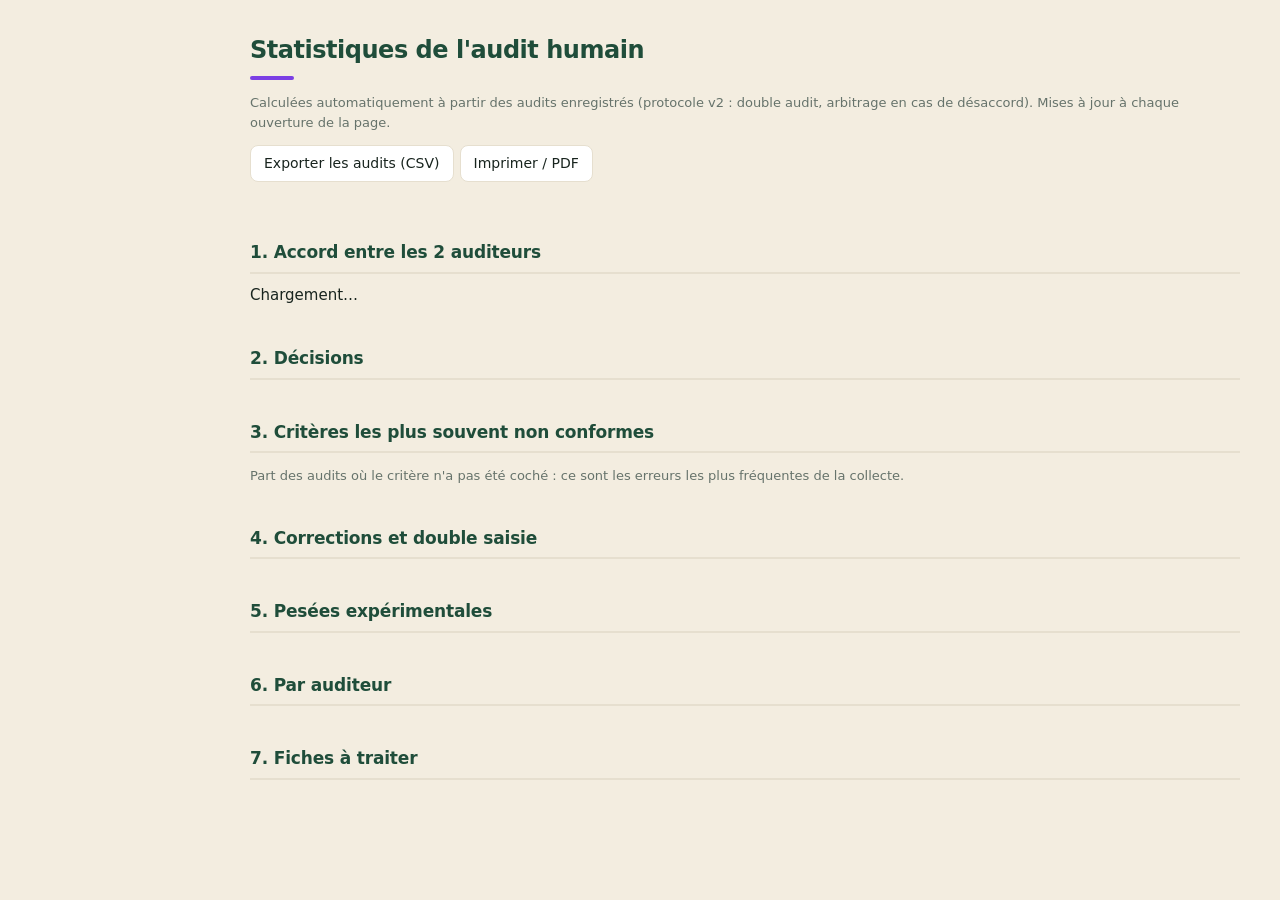
<file: site/statistiques.html>
<!doctype html>
<html lang="fr">
<head>
  <meta charset="utf-8">
  <meta name="viewport" content="width=device-width, initial-scale=1">
  <title>NutriX Data — Statistiques de l'audit</title>
  <link rel="stylesheet" href="style.css">
  <script src="config.js"></script>
</head>
<body>
  <div id="app" class="layout" hidden>
    <div id="side"></div>
    <main>
      <h1>Statistiques de l'audit humain</h1>
      <p class="muted">Calculées automatiquement à partir des audits enregistrés (protocole v2 : double audit, arbitrage en cas de désaccord).
        Mises à jour à chaque ouverture de la page. <span id="asof"></span></p>
      <div class="actions noprint" style="margin-bottom:16px">
        <button id="csv">Exporter les audits (CSV)</button>
        <button onclick="window.print()">Imprimer / PDF</button>
      </div>

      <div class="cards" id="cards"></div>

      <h2 class="sec">1. Accord entre les 2 auditeurs</h2>
      <div id="agreement">Chargement…</div>

      <h2 class="sec">2. Décisions</h2>
      <div id="decisions"></div>

      <h2 class="sec">3. Critères les plus souvent non conformes</h2>
      <p class="muted">Part des audits où le critère n'a pas été coché : ce sont les erreurs les plus fréquentes de la collecte.</p>
      <div id="criteria"></div>

      <h2 class="sec">4. Corrections et double saisie</h2>
      <div id="changes"></div>

      <h2 class="sec">5. Pesées expérimentales</h2>
      <div id="weighings"></div>

      <h2 class="sec">6. Par auditeur</h2>
      <div id="auditors"></div>

      <h2 class="sec">7. Fiches à traiter</h2>
      <div id="todo"></div>
    </main>
  </div>

  <script type="module">
    import { sb, esc, requireTeamMember, nav, wireLogout } from "./app.js";
    import { CHECKLISTS, DECISION_LABEL, ROLE_LABEL, cycleState } from "./audit.js";

    const pct = (a, b) => (b ? (a / b * 100) : null);
    const f1 = (x, d = 1) => (x === null || x === undefined || isNaN(x) ? "–" : Number(x).toFixed(d));
    const bar = (p, warn) => `<div class="bar ${warn ? "warn" : ""}"><span style="width:${Math.max(0, Math.min(100, p || 0))}%"></span></div>`;
    const CATS = ["valide", "a_corriger", "rejete"];

    // Kappa de Cohen pour 2 évaluateurs et k catégories
    function cohenKappa(pairs) {
      const n = pairs.length;
      if (!n) return { n: 0, po: null, kappa: null };
      const agree = pairs.filter(([a, b]) => a === b).length;
      const po = agree / n;
      let pe = 0;
      for (const c of CATS) {
        const p1 = pairs.filter(([a]) => a === c).length / n;
        const p2 = pairs.filter(([, b]) => b === c).length / n;
        pe += p1 * p2;
      }
      const kappa = pe === 1 ? null : (po - pe) / (1 - pe);
      return { n, agree, po, pe, kappa };
    }
    // Échelle de Landis et Koch (1977)
    function kappaLabel(k) {
      if (k === null) return "non calculable (toutes les décisions identiques)";
      if (k < 0) return "désaccord";
      if (k <= 0.20) return "accord faible";
      if (k <= 0.40) return "accord passable";
      if (k <= 0.60) return "accord modéré";
      if (k <= 0.80) return "accord bon";
      return "accord excellent";
    }

    function fname(kind, id, names) {
      const n = names[kind + id] || `#${id}`;
      return `<a href="fiche.html?${kind === "dish" ? "plat" : "produit"}=${id}#audit">${esc(n)}</a>`;
    }

    (async () => {
      const member = await requireTeamMember();
      if (!member) return;
      document.getElementById("side").outerHTML = nav("statistiques.html");
      wireLogout();
      document.getElementById("app").hidden = false;
      document.getElementById("asof").textContent = "État au " + new Date().toLocaleString("fr-FR") + ".";

      const [haQ, dQ, pQ, wQ] = await Promise.all([
        sb.from("human_audits").select("*").order("created_at"),
        sb.from("dishes").select("id, name_fr, status, validated_source"),
        sb.from("products").select("id, name, brand, status, validated_source"),
        sb.from("weighings").select("id, recipe_id, raw_total_g, cooked_total_g, oil_before_g, oil_after_g, performed_by, performed_on"),
      ]);
      const err = haQ.error || dQ.error || pQ.error || wQ.error;
      if (err) { document.querySelector("main").insertAdjacentHTML("beforeend", `<p class="notice">${esc(err.message)}</p>`); return; }
      const audits = haQ.data || [], dishes = dQ.data || [], products = pQ.data || [], weighings = wQ.data || [];
      const names = {};
      dishes.forEach((d) => { names["dish" + d.id] = d.name_fr; });
      products.forEach((p) => { names["product" + p.id] = `${p.name}${p.brand ? " (" + p.brand + ")" : ""}`; });

      // Regrouper par fiche puis par cycle
      const byEntity = {};
      audits.forEach((a) => { (byEntity[a.entity_kind + ":" + a.entity_id] ||= []).push(a); });
      const cycles = [];                  // { kind, id, cycle, list }
      Object.entries(byEntity).forEach(([key, list]) => {
        const [kind, id] = key.split(":");
        const groups = {};
        list.forEach((a) => { (groups[a.cycle || 1] ||= []).push(a); });
        Object.entries(groups).forEach(([c, l]) => cycles.push({ kind, id: Number(id), cycle: Number(c), list: l.sort((x, y) => (x.round || 1) - (y.round || 1)) }));
      });

      // Paires auditeur 1 / auditeur 2 (2 personnes différentes)
      const pairsAll = [], pairsBy = { dish: [], product: [] }, ckPairs = [];
      cycles.forEach((c) => {
        const a1 = c.list.find((a) => a.round === 1), a2 = c.list.find((a) => a.round === 2);
        if (!a1 || !a2 || a1.auditor_id === a2.auditor_id) return;
        pairsAll.push([a1.decision, a2.decision]);
        pairsBy[c.kind].push([a1.decision, a2.decision]);
        ckPairs.push({ kind: c.kind, a: a1.checklist || {}, b: a2.checklist || {} });
      });

      // État de chaque fiche
      const waiting2 = [], waitingArb = [];
      Object.entries(byEntity).forEach(([key, list]) => {
        const [kind, id] = key.split(":");
        const st = cycleState(list);
        if (st.open && st.round === 2) waiting2.push([kind, Number(id)]);
        if (st.open && st.round === 3) waitingArb.push([kind, Number(id)]);
      });
      const closedByAudit = new Set(cycles.filter((c) => {
        const l = c.list;
        return (l.length === 2 && l[0].decision === "valide" && l[1].decision === "valide") || (l.length >= 3 && l[2].decision === "valide");
      }).map((c) => c.kind + c.id));
      const validated = [...dishes.filter((d) => d.status === "valide").map((d) => ["dish", d.id]),
                         ...products.filter((p) => p.status === "valide").map((p) => ["product", p.id])];
      const valDouble = validated.filter(([k, id]) => closedByAudit.has(k + id));
      const valNoTrace = validated.filter(([k, id]) => !closedByAudit.has(k + id));
      const arbitrations = audits.filter((a) => a.round === 3).length;

      // ---------- Cartes ----------
      const card = (n, l) => `<div class="card"><div class="n">${n}</div><div class="l">${l}</div></div>`;
      document.getElementById("cards").innerHTML =
        card(audits.length, "Audits humains enregistrés") +
        card(valDouble.length, "Fiches validées par double audit") +
        card(waiting2.length, "En attente de l'auditeur 2") +
        card(waitingArb.length, "En attente d'arbitrage") +
        card(valNoTrace.length, "Validées sans double audit tracé (à ré-auditer)");

      // ---------- 1. Accord ----------
      const kA = cohenKappa(pairsAll), kD = cohenKappa(pairsBy.dish), kP = cohenKappa(pairsBy.product);
      const kRow = (label, k) => `<tr><td>${label}</td><td>${k.n}</td><td>${k.n ? f1(k.po * 100) + " %" : "–"}</td><td><b>${k.kappa === null ? "–" : f1(k.kappa, 2)}</b></td><td>${k.n ? esc(kappaLabel(k.kappa)) : "pas encore de paire"}</td></tr>`;
      const ckKeys = (kind) => CHECKLISTS[kind].map(([k, t]) => [k, t]);
      const ckAgree = (kind) => ckKeys(kind).map(([k, t]) => {
        const l = ckPairs.filter((p) => p.kind === kind && k in p.a && k in p.b);
        const same = l.filter((p) => p.a[k] === p.b[k]).length;
        return [t, l.length, pct(same, l.length)];
      }).filter(([, n]) => n);
      const ckTable = (kind, title) => {
        const r = ckAgree(kind);
        return r.length ? `<h3 class="sub">${title} : accord critère par critère</h3><table><thead><tr><th>Critère</th><th>Paires</th><th>Accord</th><th></th></tr></thead><tbody>
          ${r.map(([t, n, p]) => `<tr><td>${esc(t)}</td><td>${n}</td><td>${f1(p)} %</td><td>${bar(p, p < 80)}</td></tr>`).join("")}</tbody></table>` : "";
      };
      document.getElementById("agreement").innerHTML = `
        <p class="muted">Pour chaque fiche, la décision de l'auditeur 1 est comparée à celle de l'auditeur 2 (audit à l'aveugle).
          Le kappa de Cohen corrige l'accord dû au hasard (κ = (accord observé − accord attendu) ÷ (1 − accord attendu)). Interprétation : échelle de Landis et Koch (1977).</p>
        <table><thead><tr><th></th><th>Paires d'audits</th><th>Accord brut</th><th>Kappa de Cohen</th><th>Interprétation</th></tr></thead><tbody>
          ${kRow("Toutes les fiches", kA)}${kRow("Plats", kD)}${kRow("Produits", kP)}</tbody></table>
        ${kA.n && kA.n < 30 ? `<p class="kappa">Moins de 30 paires : le kappa reste peu précis, à interpréter avec prudence.</p>` : ""}
        ${ckTable("dish", "Plats")}${ckTable("product", "Produits")}`;

      // ---------- 2. Décisions ----------
      const decRow = (label, list) => {
        const n = list.length;
        return `<tr><td>${label}</td><td>${n}</td>${CATS.map((c) => { const k = list.filter((a) => a.decision === c).length; return `<td>${k} <span class="muted">(${f1(pct(k, n), 0)} %)</span></td>`; }).join("")}</tr>`;
      };
      document.getElementById("decisions").innerHTML = `<table><thead><tr><th></th><th>Audits</th>${CATS.map((c) => `<th>${DECISION_LABEL[c]}</th>`).join("")}</tr></thead><tbody>
        ${decRow("Plats", audits.filter((a) => a.entity_kind === "dish"))}
        ${decRow("Produits", audits.filter((a) => a.entity_kind === "product"))}
        ${decRow("Total", audits)}</tbody></table>
        <p class="muted">Arbitrages réalisés : ${arbitrations} · Cycles d'audit : ${cycles.length} · Fiches auditées : ${Object.keys(byEntity).length}</p>`;

      // ---------- 3. Critères ----------
      const critTable = (kind, title) => {
        const list = audits.filter((a) => a.entity_kind === kind);
        if (!list.length) return `<p class="muted">${title} : pas encore d'audit.</p>`;
        const rows = ckKeys(kind).map(([k, t]) => {
          const l = list.filter((a) => a.checklist && k in a.checklist);
          const bad = l.filter((a) => !a.checklist[k]).length;
          return [t, l.length, bad, pct(bad, l.length)];
        }).filter(([, n]) => n).sort((a, b) => b[3] - a[3]);
        return `<h3 class="sub">${title}</h3><table><thead><tr><th>Critère</th><th>Audits</th><th>Non coché</th><th>%</th><th></th></tr></thead><tbody>
          ${rows.map(([t, n, b, p]) => `<tr><td>${esc(t)}</td><td>${n}</td><td>${b}</td><td>${f1(p, 0)} %</td><td>${bar(p, true)}</td></tr>`).join("")}</tbody></table>`;
      };
      document.getElementById("criteria").innerHTML = critTable("dish", "Plats") + critTable("product", "Produits");

      // ---------- 4. Corrections ----------
      const allChanges = audits.flatMap((a) => (Array.isArray(a.changes) ? a.changes : []).map((c) => ({ ...c, kind: a.entity_kind })));
      const byField = {};
      allChanges.forEach((c) => { const k = (c.field || "?").trim(); byField[k] = (byField[k] || 0) + 1; });
      const top = Object.entries(byField).sort((a, b) => b[1] - a[1]);
      const de = audits.filter((a) => a.entity_kind === "product" && a.double_entry);
      const deOk = de.filter((a) => a.double_entry.all_match).length;
      const auditsWithChange = audits.filter((a) => Array.isArray(a.changes) && a.changes.length).length;
      document.getElementById("changes").innerHTML = `
        <dl class="kv"><dt>Modifications notées</dt><dd>${allChanges.length} (dans ${auditsWithChange} audit(s) sur ${audits.length} · ${f1(pct(auditsWithChange, audits.length), 0)} %)</dd>
          <dt>Double saisie identique (produits)</dt><dd>${deOk} / ${de.length} ${de.length ? `(${f1(pct(deOk, de.length), 0)} %)` : ""}</dd></dl>
        ${top.length ? `<h3 class="sub">Champs les plus corrigés</h3><table><thead><tr><th>Champ</th><th>Corrections</th><th></th></tr></thead><tbody>
          ${top.map(([k, n]) => `<tr><td>${esc(k)}</td><td>${n}</td><td>${bar(pct(n, top[0][1]))}</td></tr>`).join("")}</tbody></table>` : `<p class="muted">Pas encore de modification notée.</p>`}`;

      // ---------- 5. Pesées ----------
      const ys = weighings.map((w) => w.cooked_total_g / (Number(w.raw_total_g) + Math.max(0, Number(w.oil_before_g || 0) - Number(w.oil_after_g || 0)))).filter((x) => isFinite(x));
      const mean = ys.length ? ys.reduce((a, b) => a + b, 0) / ys.length : null;
      const sd = ys.length > 1 ? Math.sqrt(ys.reduce((a, b) => a + (b - mean) ** 2, 0) / (ys.length - 1)) : null;
      const recipesWeighed = new Set(weighings.map((w) => w.recipe_id)).size;
      document.getElementById("weighings").innerHTML = `<dl class="kv">
        <dt>Pesées enregistrées</dt><dd>${weighings.length}</dd>
        <dt>Recettes pesées</dt><dd>${recipesWeighed} sur ${dishes.length} plats</dd>
        <dt>Rendement moyen (cuit ÷ cru)</dt><dd>${mean === null ? "–" : f1(mean * 100) + " %"}${sd === null ? "" : ` · écart-type ${f1(sd * 100)} %`}</dd></dl>
        ${weighings.length ? "" : `<p class="muted">Aucune pesée : tous les plats sont encore calculés sur le poids cru. Ajoutez des pesées depuis la fiche du plat.</p>`}`;

      // ---------- 6. Par auditeur ----------
      const byAud = {};
      audits.forEach((a) => {
        const k = a.auditor_name || a.auditor_id || "?";
        const o = (byAud[k] ||= { n: 0, valide: 0, a_corriger: 0, rejete: 0, arb: 0, changes: 0, last: null });
        o.n++; o[a.decision]++; if (a.round === 3) o.arb++;
        o.changes += Array.isArray(a.changes) ? a.changes.length : 0;
        o.last = a.created_at;
      });
      const audRows = Object.entries(byAud).sort((a, b) => b[1].n - a[1].n);
      document.getElementById("auditors").innerHTML = audRows.length ? `<table><thead><tr><th>Auditeur</th><th>Audits</th><th>Validé</th><th>À corriger</th><th>Rejeté</th><th>Arbitrages</th><th>Modifications</th><th>Dernier audit</th></tr></thead><tbody>
        ${audRows.map(([k, o]) => `<tr><td>${esc(k)}</td><td>${o.n}</td><td>${o.valide}</td><td>${o.a_corriger}</td><td>${o.rejete}</td><td>${o.arb}</td><td>${o.changes}</td><td>${new Date(o.last).toLocaleDateString("fr-FR")}</td></tr>`).join("")}</tbody></table>`
        : `<p class="muted">Pas encore d'audit.</p>`;

      // ---------- 7. À traiter ----------
      const list = (arr) => arr.length ? `<ul>${arr.map(([k, id]) => `<li>${k === "dish" ? "Plat" : "Produit"} : ${fname(k, id, names)}</li>`).join("")}</ul>` : `<p class="muted">Aucune.</p>`;
      document.getElementById("todo").innerHTML = `
        <h3 class="sub">En attente de l'auditeur 2 (${waiting2.length})</h3>${list(waiting2)}
        <h3 class="sub">En attente d'arbitrage (${waitingArb.length})</h3>${list(waitingArb)}
        <h3 class="sub">Validées sans double audit tracé (${valNoTrace.length})</h3>
        <p class="muted">Validées avant le protocole v2 : refaire le double audit pour avoir une preuve complète.</p>${list(valNoTrace)}`;

      // ---------- Export CSV ----------
      document.getElementById("csv").onclick = () => {
        const cols = ["id", "entity_kind", "entity_id", "nom", "cycle", "round", "role", "decision", "auditor_name", "created_at", "protocol_version", "criteres_non_coches", "double_saisie_identique", "nb_modifications", "comment"];
        const q = (v) => `"${String(v ?? "").replace(/"/g, '""')}"`;
        const lines = audits.map((a) => [a.id, a.entity_kind, a.entity_id, names[a.entity_kind + a.entity_id] || "", a.cycle, a.round, ROLE_LABEL[a.role] || "", a.decision, a.auditor_name, a.created_at, a.protocol_version,
          Object.entries(a.checklist || {}).filter(([, v]) => !v).map(([k]) => k).join(" "), a.double_entry ? a.double_entry.all_match : "",
          Array.isArray(a.changes) ? a.changes.length : 0, a.comment].map(q).join(","));
        const blob = new Blob(["﻿" + [cols.join(","), ...lines].join("\n")], { type: "text/csv;charset=utf-8" });
        const url = URL.createObjectURL(blob);
        Object.assign(document.createElement("a"), { href: url, download: `audits-nutrix-${new Date().toISOString().slice(0, 10)}.csv` }).click();
        URL.revokeObjectURL(url);
      };
    })();
  </script>
</body>
</html>
</file>
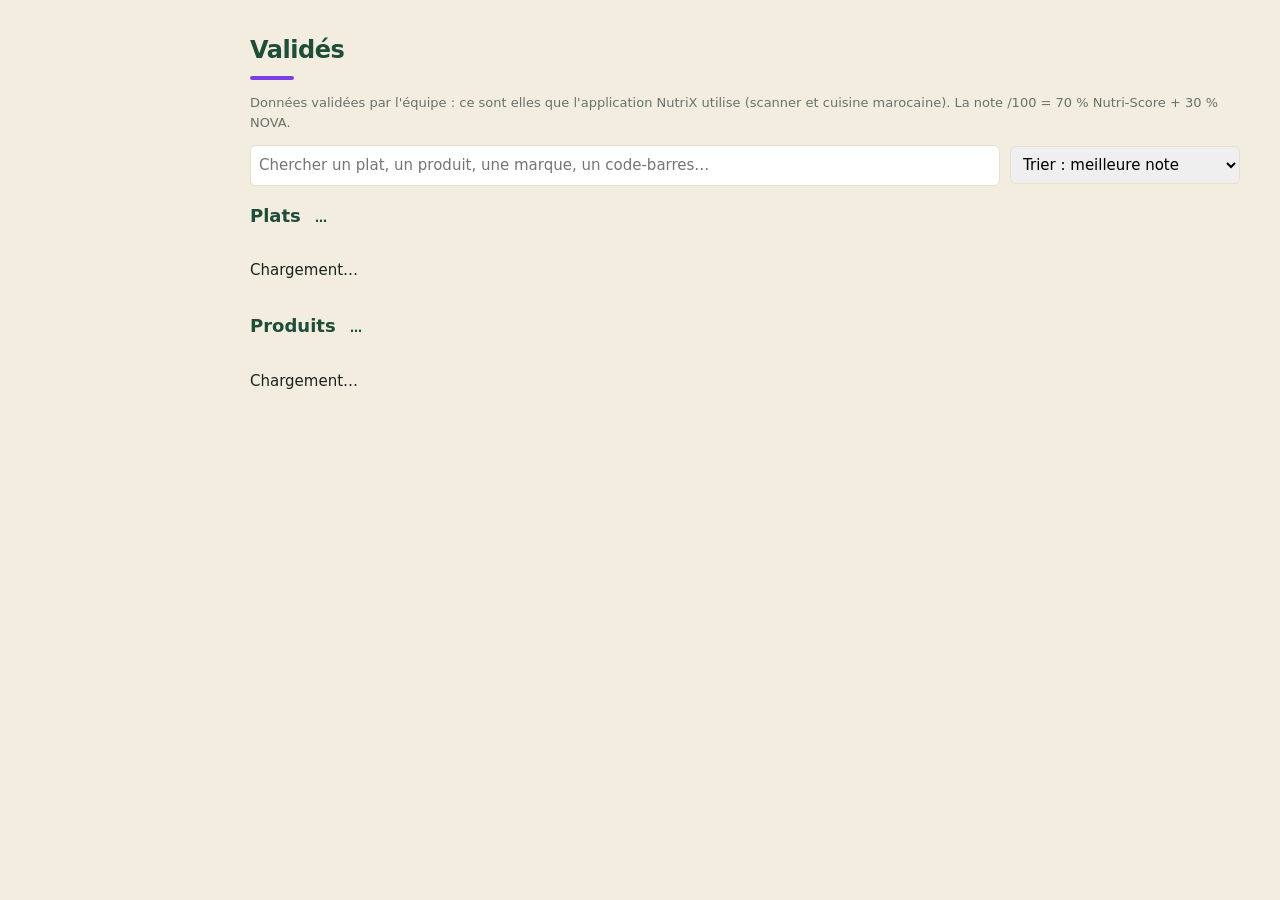
<file: site/valides.html>
<!doctype html>
<html lang="fr">
<head>
  <meta charset="utf-8">
  <meta name="viewport" content="width=device-width, initial-scale=1">
  <title>NutriX Data — Validés</title>
  <link rel="stylesheet" href="style.css">
  <script src="config.js"></script>
  <style>
    .bar2 { display: flex; gap: 10px; flex-wrap: wrap; align-items: center; margin-bottom: 16px; }
    .bar2 input, .bar2 select { font: inherit; padding: 8px; border: 1px solid var(--line); border-radius: 6px; }
    .bar2 input { flex: 1; min-width: 200px; }
    .thumb { width: 64px; height: 64px; object-fit: cover; border-radius: 10px; background: #fff; display: block; }
    .thumb.c { object-fit: contain; }
  </style>
</head>
<body>
  <div id="app" class="layout" hidden>
    <div id="side"></div>
    <main>
      <h1>Validés</h1>
      <p class="muted">Données validées par l'équipe : ce sont elles que l'application NutriX utilise (scanner et cuisine marocaine).
        La note /100 = 70 % Nutri-Score + 30 % NOVA.</p>
      <div class="bar2">
        <input id="q" type="search" placeholder="Chercher un plat, un produit, une marque, un code-barres…">
        <select id="sort">
          <option value="rating">Trier : meilleure note</option>
          <option value="rating_asc">Trier : note la plus basse</option>
          <option value="name">Trier : nom</option>
          <option value="recent">Trier : validés récemment</option>
        </select>
      </div>
      <h2 style="font-size:18px;color:var(--forest)">Plats <span class="tag" id="nd">…</span></h2>
      <div id="dish-cats" class="catbar"></div>
      <div id="dishes">Chargement…</div>
      <h2 style="font-size:18px;color:var(--forest);margin-top:30px">Produits <span class="tag" id="np">…</span></h2>
      <div id="product-cats" class="catbar"></div>
      <div id="products">Chargement…</div>
    </main>
  </div>

  <script type="module">
    import { sb, esc, requireTeamMember, nav, wireLogout, nutriBadge, novaBadge, ratingBadge,
      loadCategories, categoryName, renderCategoryBar, matchCategory, auditBadges } from "./app.js";

    let dishes = [], products = [];
    let groupsById = {};
    const selected = {};      // clé de groupe -> id de la variante affichée
    const groupKey = (d) => d.group_id ? "g" + d.group_id : "d" + d.dish_id;
    let dishCats = [], productCats = [];
    const dishState = { cat: "" }, productState = { cat: "" };
    const norm = (t) => String(t || "").toLowerCase().normalize("NFD").replace(/[̀-ͯ]/g, "");
    const fmtDate = (d) => d ? new Date(d).toLocaleDateString("fr-FR") : "–";

    function sorted(list, nameKey) {
      const by = document.getElementById("sort").value;
      const l = list.slice();
      if (by === "rating") l.sort((a, b) => (b.rating ?? -1) - (a.rating ?? -1));
      if (by === "rating_asc") l.sort((a, b) => (a.rating ?? 999) - (b.rating ?? 999));
      if (by === "name") l.sort((a, b) => String(a[nameKey]).localeCompare(String(b[nameKey]), "fr"));
      if (by === "recent") l.sort((a, b) => String(b.validated_at || "").localeCompare(String(a.validated_at || "")));
      return l;
    }

    function render() {
      const q = norm(document.getElementById("q").value.trim());
      const dq = dishes.filter((d) => !q || norm(d.name_fr + " " + (d.variant_label || "") + " " + (d.name_darija || "") + " " + (d.name_ar || "") + " " + (groupsById[d.group_id]?.name_fr || "")).includes(q));
      const pq = products.filter((p) => !q || norm(p.name + " " + (p.brand || "") + " " + p.barcode).includes(q));
      renderCategoryBar(document.getElementById("dish-cats"), dishCats, dq, (d) => d.category, dishState, render);
      renderCategoryBar(document.getElementById("product-cats"), productCats, pq, (p) => p.category, productState, render);
      const ds = sorted(dq.filter((d) => matchCategory(dishState, d.category)), "name_fr");
      const ps = sorted(pq.filter((p) => matchCategory(productState, p.category)), "name");
      // Une ligne par groupe (plat + ses variantes), dans l'ordre du tri
      const order = [], groups = {};
      ds.forEach((d) => { const k = groupKey(d); if (!groups[k]) { groups[k] = []; order.push(k); } groups[k].push(d); });
      document.getElementById("nd").textContent = ds.length + (order.length !== ds.length ? ` · ${order.length} cartes` : "");
      document.getElementById("np").textContent = ps.length;

      document.getElementById("dishes").innerHTML = ds.length ? `<table>
        <thead><tr><th></th><th>Plat</th><th>Note</th><th>Valeurs / 100 g</th><th>Validé le</th><th></th></tr></thead><tbody>
        ${order.map((k) => {
          const vs = groups[k];
          if (!vs.some((v) => v.dish_id === selected[k])) selected[k] = vs[0].dish_id;
          const d = vs.find((v) => v.dish_id === selected[k]);
          const g = d.group_id ? groupsById[d.group_id] : null;
          const tabs = g && vs.length > 1 ? `<div class="vtabs" style="margin:6px 0 0">${vs.map((v) =>
            `<button type="button" class="vtab ${v.dish_id === d.dish_id ? "on" : ""}" data-vgroup="${k}" data-vpick="${v.dish_id}">${esc(v.variant_label || v.name_fr)}</button>`).join("")}</div>` : "";
          const title = g && vs.length > 1 ? `<b>${esc(g.name_fr)}</b>${g.name_darija ? ` · ${esc(g.name_darija)}` : ""}<br><span>${esc(d.name_fr)}</span>`
            : `<b>${esc(d.name_fr)}</b>${d.name_darija ? ` · ${esc(d.name_darija)}` : ""}`;
          return `<tr>
          <td>${/^https:\/\//.test(d.image_url || "") ? `<img class="thumb" src="${esc(d.image_url)}" alt="" loading="lazy">` : `<span class="tag warn">pas d'image</span>`}</td>
          <td>${title}<br><span class="muted">${esc(categoryName(dishCats, d.category))}${d.region ? " · " + esc(d.region) : ""}${vs.length > 1 ? ` · ${vs.length} variantes` : ""}</span>${tabs}</td>
          <td><div class="scores">${ratingBadge(d.rating)} ${nutriBadge(d.nutriscore_grade, d.nutriscore_score ?? "")} ${novaBadge(d.nova_group)}</div><div class="scores">${auditBadges(d.audit_score, d.validated_source)}</div></td>
          <td>${d.energy_kcal_100g ?? "–"} kcal<br><span class="muted">P ${d.protein_g_100g ?? "–"} · G ${d.carbs_g_100g ?? "–"} · L ${d.fat_g_100g ?? "–"}</span></td>
          <td>${fmtDate(d.validated_at)}</td>
          <td class="actions"><a href="fiche.html?plat=${d.dish_id}"><button type="button" class="primary">Fiche</button></a> <a href="modifier.html?plat=${d.dish_id}"><button type="button" class="accent">Modifier</button></a></td>
        </tr>`; }).join("")}</tbody></table>` : `<p class="muted">Aucun plat validé${q ? " pour cette recherche" : ""}.</p>`;

      document.getElementById("products").innerHTML = ps.length ? `<table>
        <thead><tr><th></th><th>Produit</th><th>Note</th><th>Valeurs / 100 g</th><th>Validé le</th><th></th></tr></thead><tbody>
        ${ps.map((p) => `<tr>
          <td>${/^https:\/\//.test(p.image_url || "") ? `<img class="thumb c" src="${esc(p.image_url)}" alt="" loading="lazy">` : `<span class="tag warn">pas d'image</span>`}</td>
          <td><b>${esc(p.name)}</b><br><span class="muted">${esc(p.brand || "")} · ${esc(p.barcode)}</span><br><span class="muted">${esc(categoryName(productCats, p.category))}</span></td>
          <td><div class="scores">${ratingBadge(p.rating)} ${nutriBadge(p.nutriscore_grade, p.nutriscore_score ?? "")} ${novaBadge(p.nova_group)}
            ${p.scores_source === "calcul" ? `<span class="tag warn">estimé</span>` : ""}${p.nova_source === "estimation_ia" ? ` <span class="tag warn">NOVA IA</span>` : ""}</div><div class="scores">${auditBadges(p.audit_score, p.validated_source)}</div></td>
          <td>${p.energy_kcal ?? "–"} kcal<br><span class="muted">sucres ${p.sugars_g ?? "–"} g · sel ${p.salt_g ?? "–"} g</span></td>
          <td>${fmtDate(p.validated_at)}</td>
          <td class="actions"><a href="fiche.html?produit=${p.id}"><button type="button" class="primary">Fiche</button></a> <a href="modifier.html?produit=${p.id}"><button type="button" class="accent">Modifier</button></a></td>
        </tr>`).join("")}</tbody></table>` : `<p class="muted">Aucun produit validé${q ? " pour cette recherche" : ""}.</p>`;
    }

    async function load() {
      const [n, d, p, dc, pc, gr] = await Promise.all([
        sb.from("dish_nutrition").select("*").eq("status", "valide"),
        sb.from("dishes").select("id, name_darija, name_ar, category, region, image_url, validated_at, group_id, variant_label, audit_score, validated_source").eq("status", "valide"),
        sb.from("products").select("id, barcode, name, brand, image_url, energy_kcal, sugars_g, salt_g, nutriscore_grade, nutriscore_score, nova_group, scores_source, nova_source, rating, validated_at, category, audit_score, validated_source").eq("status", "valide"),
        loadCategories("dish"), loadCategories("product"),
        sb.from("dish_groups").select("id, name_fr, name_ar, name_darija, category"),
      ]);
      groupsById = Object.fromEntries((gr.data || []).map((g) => [g.id, g]));
      dishCats = dc; productCats = pc;
      const err = n.error || d.error || p.error;
      if (err) { document.getElementById("dishes").innerHTML = `<p class="notice">${esc(err.message)}</p>`; return; }
      const info = Object.fromEntries(d.data.map((x) => [x.id, x]));
      dishes = n.data.map((x) => ({ ...x, ...(info[x.dish_id] || {}) }));
      products = p.data;
      render();
    }

    (async () => {
      const member = await requireTeamMember();
      if (!member) return;
      document.getElementById("side").outerHTML = nav("valides.html");
      wireLogout();
      document.getElementById("app").hidden = false;
      document.getElementById("q").addEventListener("input", render);
      document.getElementById("sort").addEventListener("change", render);
      document.getElementById("dishes").addEventListener("click", (e) => {
        const t = e.target.closest("button[data-vpick]");
        if (!t) return;
        selected[t.dataset.vgroup] = Number(t.dataset.vpick);
        render();
      });
      load();
    })();
  </script>
</body>
</html>
</file>
<file: site/style.css>
/* NutriX Data — minimaliste. Palette : forest green 60 %, sand beige 30 %, electric purple 10 % (accent plat) */
:root {
  --forest: #1f4d3a;
  --forest-soft: #e7efe9;
  --sand: #f3ede0;
  --paper: #fbfaf6;
  --ink: #18241e;
  --muted: #66736b;
  --purple: #7b3fe4;
  --line: #e6dfcf;
  --warn: #9a3b2e;
  --warn-soft: #f8e9e5;
  --ok: #1d7a4a;
  --radius: 12px;
}
* { box-sizing: border-box; }
html { -webkit-text-size-adjust: 100%; }
body { margin: 0; font: 15px/1.5 ui-sans-serif, system-ui, -apple-system, "Segoe UI", Roboto, sans-serif; color: var(--ink); background: var(--paper); }
a { color: var(--forest); }
.layout { display: grid; grid-template-columns: 210px 1fr; min-height: 100vh; }
.side { position: sticky; top: 0; height: 100vh; background: #fff; border-right: 1px solid var(--line); padding: 22px 12px; display: flex; flex-direction: column; gap: 2px; }
.side .brand { font-weight: 750; margin: 0 10px 22px; font-size: 17px; color: var(--forest); letter-spacing: -.01em; }
.side .brand::before { content: ""; display: inline-block; width: 10px; height: 10px; border-radius: 3px; background: var(--purple); margin-right: 8px; vertical-align: 1px; }
.side a { color: var(--ink); text-decoration: none; padding: 8px 10px; border-radius: 8px; font-size: 14px; display: flex; justify-content: space-between; align-items: center; }
.side a:hover { background: var(--sand); }
.side a.on { background: var(--forest-soft); color: var(--forest); font-weight: 650; }
.side .count { background: var(--purple); color: #fff; border-radius: 99px; font-size: 11px; font-weight: 700; padding: 1px 7px; }
main { padding: 32px 40px; max-width: 1240px; width: 100%; }
h1 { font-size: 24px; margin: 0 0 6px; color: var(--ink); letter-spacing: -.02em; }
.lead { color: var(--muted); margin: 0 0 22px; font-size: 14px; max-width: 70ch; }
.cards { display: grid; grid-template-columns: repeat(auto-fit, minmax(170px, 1fr)); gap: 12px; margin: 18px 0 30px; }
.card { background: #fff; border: 1px solid var(--line); border-radius: var(--radius); padding: 16px 18px; text-decoration: none; color: inherit; display: block; }
a.card:hover { border-color: var(--forest); }
.card .n { font-size: 28px; font-weight: 750; color: var(--forest); letter-spacing: -.02em; }
.card .l { color: var(--muted); font-size: 13px; }
.card.hl { border-color: var(--purple); }
.card.hl .n { color: var(--purple); }
table { width: 100%; border-collapse: collapse; background: #fff; border: 1px solid var(--line); border-radius: var(--radius); overflow: hidden; }
th, td { text-align: left; padding: 10px 12px; border-bottom: 1px solid var(--line); vertical-align: top; font-size: 14px; }
tr:last-child td { border-bottom: none; }
th { background: var(--paper); color: var(--muted); font-weight: 600; font-size: 12px; text-transform: uppercase; letter-spacing: .04em; }
.tag { display: inline-block; padding: 2px 8px; border-radius: 99px; font-size: 12px; background: var(--sand); color: var(--forest); }
.tag.warn { background: var(--warn-soft); color: var(--warn); }
.tag.ok { background: var(--forest-soft); color: var(--ok); }
button { font: inherit; font-size: 14px; cursor: pointer; border-radius: 8px; border: 1px solid var(--line); padding: 7px 13px; background: #fff; color: var(--ink); }
button:hover { border-color: var(--forest); }
button.primary { background: var(--forest); border-color: var(--forest); color: #fff; }
button.accent { border-color: var(--purple); color: var(--purple); }
button.link { border: none; background: none; color: var(--muted); padding: 8px 10px; text-align: left; margin-top: auto; }
button:disabled { opacity: .45; cursor: not-allowed; }
.login { max-width: 360px; margin: 12vh auto; padding: 28px; background: #fff; border: 1px solid var(--line); border-radius: 16px; }
.login label { display: block; margin: 12px 0 4px; font-size: 14px; color: var(--muted); }
.login input { width: 100%; padding: 10px; border: 1px solid var(--line); border-radius: 8px; font: inherit; }
.notice { padding: 12px 14px; background: var(--warn-soft); color: var(--warn); border-radius: 10px; }
.muted { color: var(--muted); font-size: 13px; }
.actions { display: flex; gap: 6px; flex-wrap: wrap; align-items: center; }
details > summary { cursor: pointer; color: var(--forest); font-weight: 600; font-size: 14px; padding: 6px 0; }
input, select, textarea { font: inherit; }
@media (max-width: 760px) {
  .layout { grid-template-columns: 1fr; }
  .side { position: static; height: auto; flex-direction: row; flex-wrap: wrap; border-right: none; border-bottom: 1px solid var(--line); padding: 10px; }
  .side .brand { margin: 6px 10px; width: 100%; }
  .side button.link { margin-top: 0; }
  main { padding: 20px 16px; }
}

/* Nutri-Score (couleurs officielles) et NOVA */
.ns { display: inline-flex; align-items: center; justify-content: center; min-width: 26px; height: 26px; padding: 0 6px; border-radius: 6px; font-weight: 800; color: #fff; font-size: 14px; text-transform: uppercase; }
.ns-a { background: #038141; } .ns-b { background: #85bb2f; } .ns-c { background: #fecb02; color: #1b2a22; }
.ns-d { background: #ee8100; } .ns-e { background: #e63e11; } .ns-x { background: #c9c3b4; color: #1b2a22; }
.nova { display: inline-flex; align-items: center; gap: 4px; padding: 2px 8px; border-radius: 6px; font-weight: 700; font-size: 12px; color: #fff; }
.nova-1 { background: #00aa00; } .nova-2 { background: #ffcc00; color: #1b2a22; } .nova-3 { background: #ff6600; } .nova-4 { background: #ff0000; } .nova-x { background: #c9c3b4; color: #1b2a22; }
.scores { display: flex; gap: 6px; align-items: center; flex-wrap: wrap; margin-top: 4px; }

/* Note NutriX /100 */
.rate { display: inline-flex; align-items: baseline; gap: 1px; padding: 3px 9px; border-radius: 99px; font-weight: 800; font-size: 14px; color: #fff; }
.rate small { font-size: 10px; font-weight: 600; opacity: .85; }
.rate-g { background: #038141; } .rate-y { background: #a3b10f; } .rate-o { background: #ee8100; } .rate-r { background: #e63e11; } .rate-x { background: #c9c3b4; color: #1b2a22; }

/* Boutons de catégories */
.catbar { display: flex; gap: 6px; flex-wrap: wrap; margin: 4px 0 16px; }
.catbtn { border: 1px solid var(--line); background: #fff; color: var(--forest); border-radius: 99px; padding: 5px 12px; font-size: 13px; }
.catbtn span { display: inline-block; min-width: 18px; padding: 0 5px; margin-left: 4px; border-radius: 99px; background: var(--sand); font-size: 11px; font-weight: 700; }
.catbtn.on { background: var(--forest); border-color: var(--forest); color: #fff; }
.catbtn.on span { background: #fff; color: var(--forest); }

/* Badges d'audit IA (accent violet) */
.audit { display: inline-flex; align-items: baseline; gap: 1px; padding: 2px 8px; border-radius: 6px; font-weight: 700; font-size: 12px; border: 1px solid var(--purple); color: var(--purple); background: #fff; }
.audit small { font-size: 10px; font-weight: 600; }
.audit-r { border-color: var(--warn); color: var(--warn); }
.audit-ok { display: inline-flex; align-items: center; padding: 2px 8px; border-radius: 6px; font-weight: 700; font-size: 12px; background: var(--purple); color: #fff; }

/* Cartes de variantes (une carte par groupe de plats) */
.vcards { display: grid; gap: 14px; }
.vcard { background: #fff; border: 1px solid var(--line); border-radius: 12px; padding: 14px 16px; }
.vhead { display: flex; gap: 8px; align-items: baseline; flex-wrap: wrap; margin-bottom: 10px; }
.vhead b { font-size: 17px; color: var(--forest); }
.vtabs { display: flex; gap: 6px; flex-wrap: wrap; margin-bottom: 12px; }
.vtab { border: 1px solid var(--line); background: var(--paper); color: var(--ink); border-radius: 8px; padding: 5px 11px; font-size: 13px; }
.vtab.on { background: var(--forest); border-color: var(--forest); color: #fff; }
.vbody { display: grid; grid-template-columns: 110px 1fr 1fr auto; gap: 14px; align-items: start; }
.vbody img { width: 110px; height: 110px; object-fit: cover; border-radius: 10px; display: block; }
@media (max-width: 860px) { .vbody { grid-template-columns: 90px 1fr; } .vbody img { width: 90px; height: 90px; } }

/* Protocole v1 : niveaux de preuve S1–S5 et statuts */
.lvl { display: inline-flex; align-items: center; padding: 2px 7px; border-radius: 6px; font-weight: 800; font-size: 12px; border: 1px solid; }
.lvl-1 { background: #1f4d3a; color: #fff; border-color: #1f4d3a; }
.lvl-2 { background: #e3efe7; color: #1f4d3a; border-color: #1f4d3a; }
.lvl-3 { background: #f3ecdb; color: #6b5420; border-color: #b8a06a; }
.lvl-4 { background: #fbeee2; color: #8a4b12; border-color: #d9a066; }
.lvl-5 { background: #f4e1dc; color: var(--warn); border-color: var(--warn); }
.lvl-x { background: #eee; color: #555; border-color: #bbb; }
.st { display: inline-flex; align-items: center; padding: 2px 9px; border-radius: 99px; font-size: 12px; font-weight: 700; }
.st-draft { background: #eee9dc; color: #5d6b63; }
.st-ver { background: #efe7fd; color: var(--purple); }
.st-val { background: var(--forest); color: #fff; }
.st-ref { background: var(--purple); color: #fff; }
.st-rej { background: #f4e1dc; color: var(--warn); }
.panel { background: #fff; border: 1px solid var(--line); border-radius: var(--radius); padding: 16px 18px; margin: 14px 0; }
.panel h2 { margin-top: 0; }
.checklist label { display: flex; gap: 10px; align-items: flex-start; padding: 7px 0; border-bottom: 1px dashed var(--line); font-size: 14px; }
.checklist label:last-child { border-bottom: none; }
.checklist input { margin-top: 3px; }
.checklist small { display: block; color: var(--muted); }
.de-grid { display: grid; grid-template-columns: repeat(auto-fit, minmax(150px, 1fr)); gap: 8px; margin: 10px 0; }
.de-grid label { display: flex; flex-direction: column; font-size: 12px; color: var(--muted); gap: 3px; }
.de-grid input { font: inherit; padding: 6px; border: 1px solid var(--line); border-radius: 6px; }
.de-ok { color: #038141; font-weight: 700; } .de-bad { color: var(--warn); font-weight: 700; }
.steps { counter-reset: s; list-style: none; padding: 0; }
.steps li { counter-increment: s; padding: 8px 0 8px 36px; position: relative; border-bottom: 1px solid var(--line); }
.steps li::before { content: counter(s); position: absolute; left: 0; top: 8px; width: 24px; height: 24px; border-radius: 50%; background: var(--forest); color: #fff; font-size: 12px; font-weight: 700; display: flex; align-items: center; justify-content: center; }
.kv { display: grid; grid-template-columns: 220px 1fr; gap: 6px 14px; font-size: 14px; }
.kv dt { color: var(--muted); } .kv dd { margin: 0; }
.formula { font-family: ui-monospace, monospace; background: var(--sand); padding: 8px 10px; border-radius: 8px; font-size: 13px; overflow-x: auto; }
h2.sec { font-size: 17px; color: var(--ink); margin: 34px 0 10px; padding-top: 6px; letter-spacing: -.01em; scroll-margin-top: 16px; }
.tblwrap { overflow-x: auto; }
.timeline { border-left: 3px solid var(--line); margin: 6px 0 0 6px; padding-left: 14px; }
.timeline div { margin: 0 0 10px; font-size: 14px; }


/* ---------- Audit facile ---------- */
/* Fiche en mode audit : contenu à gauche, panneau d'audit collant à droite */
.audit-layout { display: grid; grid-template-columns: minmax(0, 1fr) 360px; gap: 28px; align-items: start; }
.audit-layout > .audit-side { position: sticky; top: 16px; max-height: calc(100vh - 32px); overflow-y: auto; }
.audit-side .panel { margin: 0; }
.audit-side h2 { font-size: 16px; }
@media (max-width: 1100px) { .audit-layout { grid-template-columns: 1fr; } .audit-layout > .audit-side { position: static; max-height: none; } }

/* Résumé des points à vérifier, en haut de chaque fiche */
.flags { border: 1px solid var(--line); border-radius: var(--radius); background: #fff; padding: 14px 16px; margin: 16px 0 6px; }
.flags h3 { margin: 0 0 8px; font-size: 14px; }
.flags ul { margin: 0; padding: 0; list-style: none; display: grid; gap: 6px; }
.flags li { font-size: 14px; padding-left: 24px; position: relative; }
.flags li::before { content: "!"; position: absolute; left: 0; top: 1px; width: 17px; height: 17px; border-radius: 50%; background: var(--warn-soft); color: var(--warn); font-size: 11px; font-weight: 800; display: flex; align-items: center; justify-content: center; }
.flags li.ok::before { content: "✓"; background: var(--forest-soft); color: var(--ok); }
.flags.clean { border-color: var(--forest-soft); }

/* Sommaire des sections de la fiche */
.toc { display: flex; gap: 6px; flex-wrap: wrap; margin: 10px 0 0; }
.toc a { font-size: 13px; text-decoration: none; padding: 4px 10px; border: 1px solid var(--line); border-radius: 99px; background: #fff; color: var(--ink); }
.toc a:hover { border-color: var(--forest); }

/* Checklist : lien « voir » vers la preuve, progression */
.checklist .see { font-size: 12px; margin-left: 6px; }
.progress { height: 6px; background: var(--sand); border-radius: 99px; overflow: hidden; margin: 6px 0 12px; }
.progress > i { display: block; height: 100%; width: 0; background: var(--forest); transition: width .2s; }
.queue-nav { display: flex; justify-content: space-between; align-items: center; gap: 8px; font-size: 13px; color: var(--muted); margin-bottom: 10px; }

/* File d'audit (page À valider) */
.qtabs { display: flex; gap: 4px; border-bottom: 1px solid var(--line); margin: 6px 0 16px; }
.qtabs button { border: none; border-bottom: 2px solid transparent; border-radius: 0; background: none; padding: 9px 12px; color: var(--muted); font-weight: 600; }
.qtabs button.on { color: var(--forest); border-bottom-color: var(--forest); }
.qtabs button span { margin-left: 6px; font-size: 12px; background: var(--sand); border-radius: 99px; padding: 1px 7px; }
.qitem { display: grid; grid-template-columns: 64px minmax(0, 1fr) auto; gap: 14px; align-items: center; background: #fff; border: 1px solid var(--line); border-radius: var(--radius); padding: 12px 14px; margin-bottom: 8px; }
.qitem:hover { border-color: var(--forest); }
.qitem img, .qitem .noimg { width: 64px; height: 64px; border-radius: 10px; object-fit: cover; background: var(--sand); display: block; }
.qitem .t { font-weight: 650; }
.qitem .sub { color: var(--muted); font-size: 13px; }
.qitem .chips { display: flex; gap: 5px; flex-wrap: wrap; margin-top: 6px; }
.qitem details { margin-top: 6px; }
.qitem details > summary { font-weight: 500; font-size: 13px; padding: 0; }
@media (max-width: 640px) { .qitem { grid-template-columns: 48px 1fr; } .qitem img, .qitem .noimg { width: 48px; height: 48px; } .qitem .actions { grid-column: 1 / -1; } }

@media print { .side, .noprint, .audit-side { display: none !important; } .layout, .audit-layout { display: block; } main { padding: 0; } }

/* ---------- Couleurs v2 : plus de vert forêt, sable chaud, violet en accent ---------- */
body { background: var(--sand); }
.side { background: var(--forest); border-right: none; }
.side .brand { color: #fff; }
.side .brand::before { background: #b794ff; }
.side a { color: #dfeae3; }
.side a:hover { background: rgba(255,255,255,.08); }
.side a.on { background: var(--paper); color: var(--forest); }
.side button.link { color: #b9cdc1; }
.side .muted { color: #b9cdc1 !important; }
main { background: transparent; }
h1 { color: var(--forest); }
h1::after { content: ""; display: block; width: 44px; height: 4px; border-radius: 99px; background: var(--purple); margin-top: 8px; }
.card { border: none; box-shadow: 0 1px 0 var(--line); position: relative; overflow: hidden; }
.card::before { content: ""; position: absolute; inset: 0 auto 0 0; width: 4px; background: var(--forest); }
.card.hl { background: var(--forest); }
.card.hl::before { background: #b794ff; }
.card.hl .n { color: #fff; }
.card.hl .l { color: #dfeae3; }
a.card.hl:hover { background: #255c45; }
table { border: none; box-shadow: 0 1px 0 var(--line); }
th { background: var(--forest-soft); color: var(--forest); }
tr:hover td { background: #fdfcf8; }
button.primary { background: var(--forest); }
button.primary:hover { background: #255c45; }
button.accent:hover { background: #f4eefe; }
.panel, .flags, .qitem, .vcard { border-color: transparent; box-shadow: 0 1px 0 var(--line), 0 6px 18px rgba(31,77,58,.05); }
.panel h2, .audit-side h2 { color: var(--forest); }
h2.sec { color: var(--forest); border-bottom: 2px solid var(--line); padding-bottom: 6px; }
.flags { border-left: 4px solid var(--warn); }
.flags.clean { border-left-color: var(--ok); }
.toc a { background: var(--paper); border-color: transparent; }
.toc a:hover { background: var(--forest); color: #fff; }
.qtabs { border-bottom-color: #ddd3bd; }
.qtabs button.on { color: var(--forest); border-bottom-color: var(--purple); }
.qtabs button.on span { background: var(--purple); color: #fff; }
.qitem { border-left: 4px solid #d8cdb3; }
.qitem.is-ver { border-left-color: var(--purple); }
.qitem.is-clean { border-left-color: var(--ok); }
.qitem.is-warn { border-left-color: var(--warn); }
.qitem:hover { border-color: transparent; border-left-color: inherit; transform: translateY(-1px); transition: transform .12s; }
.catbtn { border-color: transparent; background: var(--paper); }
.catbtn.on { background: var(--purple); border-color: var(--purple); }
.progress { background: var(--forest-soft); }
.progress > i { background: linear-gradient(90deg, var(--forest), var(--purple)); }
.audit-side .panel { border-top: 4px solid var(--purple); }
.checklist label:has(input:checked) b { color: var(--ok); }
.checklist input { accent-color: var(--forest); }
.login { border: none; border-top: 5px solid var(--forest); box-shadow: 0 10px 30px rgba(31,77,58,.10); }
@media (max-width: 760px) { .side a.on { background: var(--paper); } }
</file>
